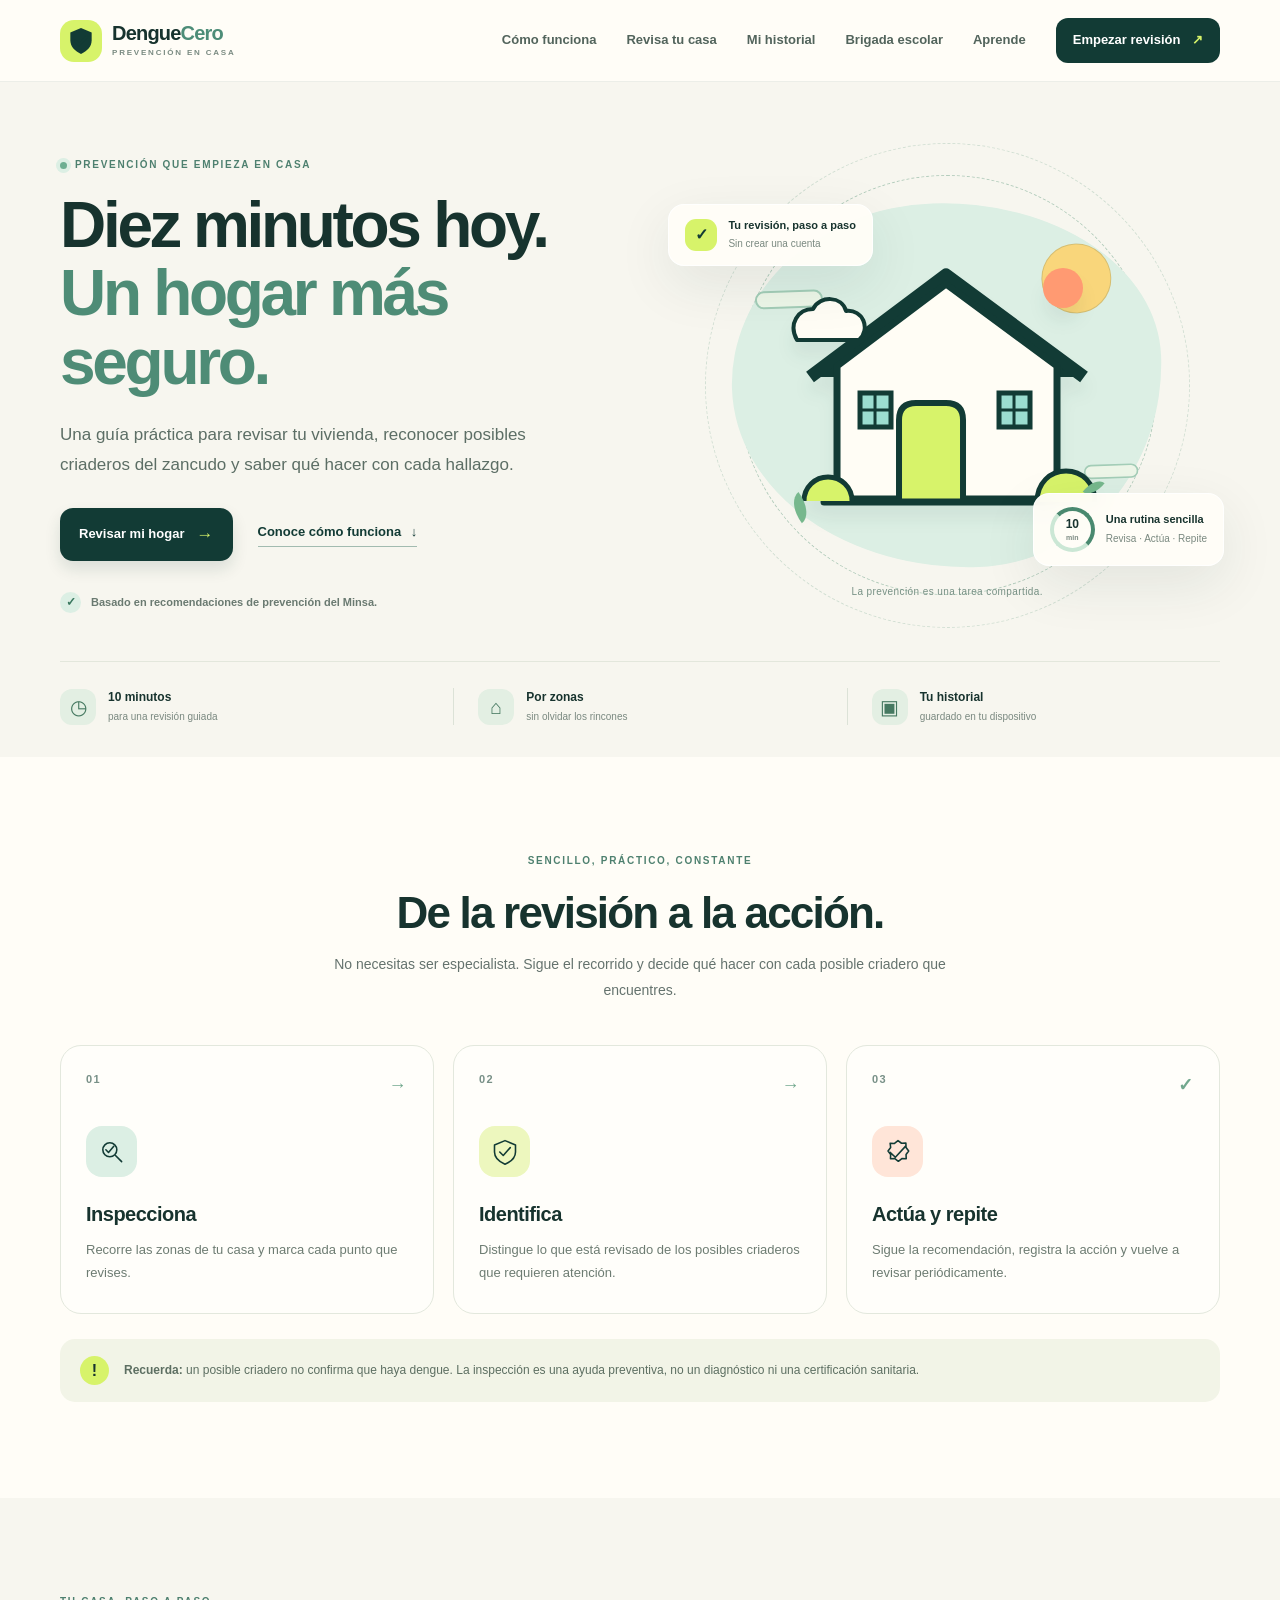
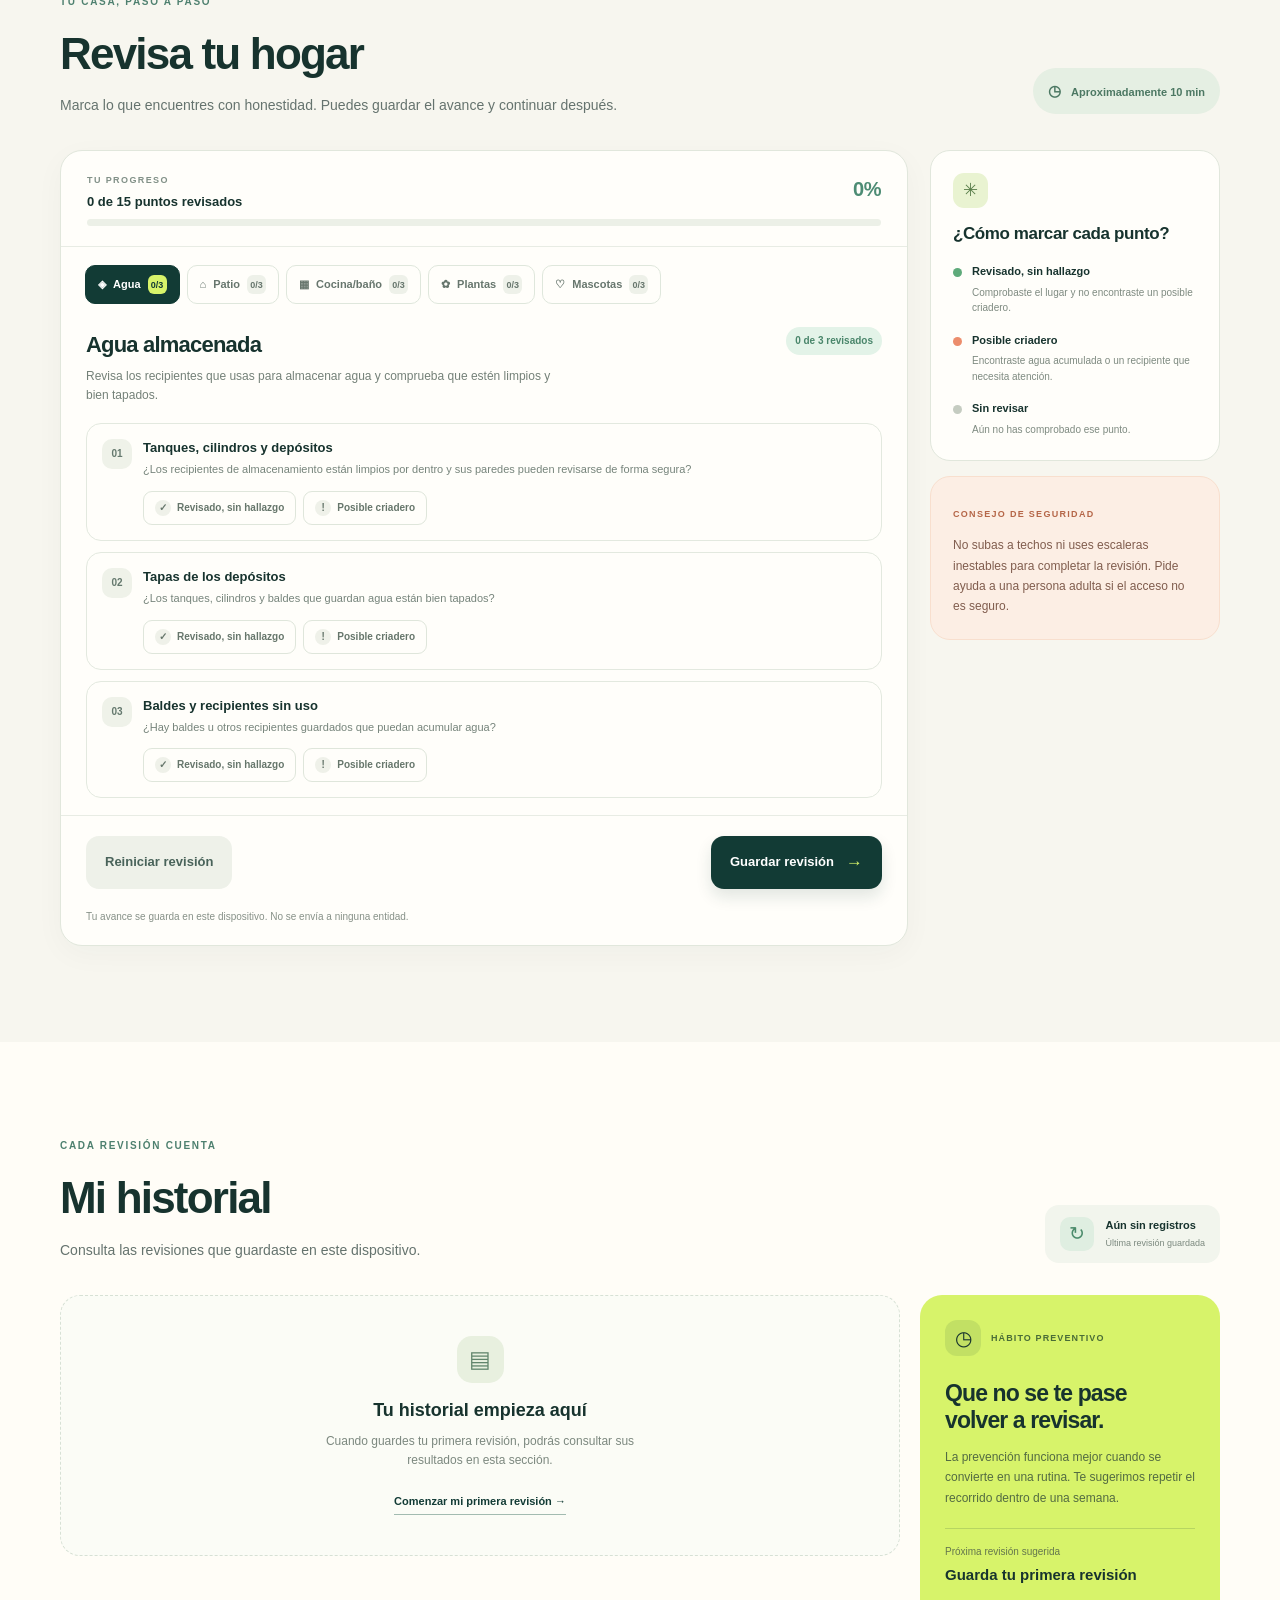
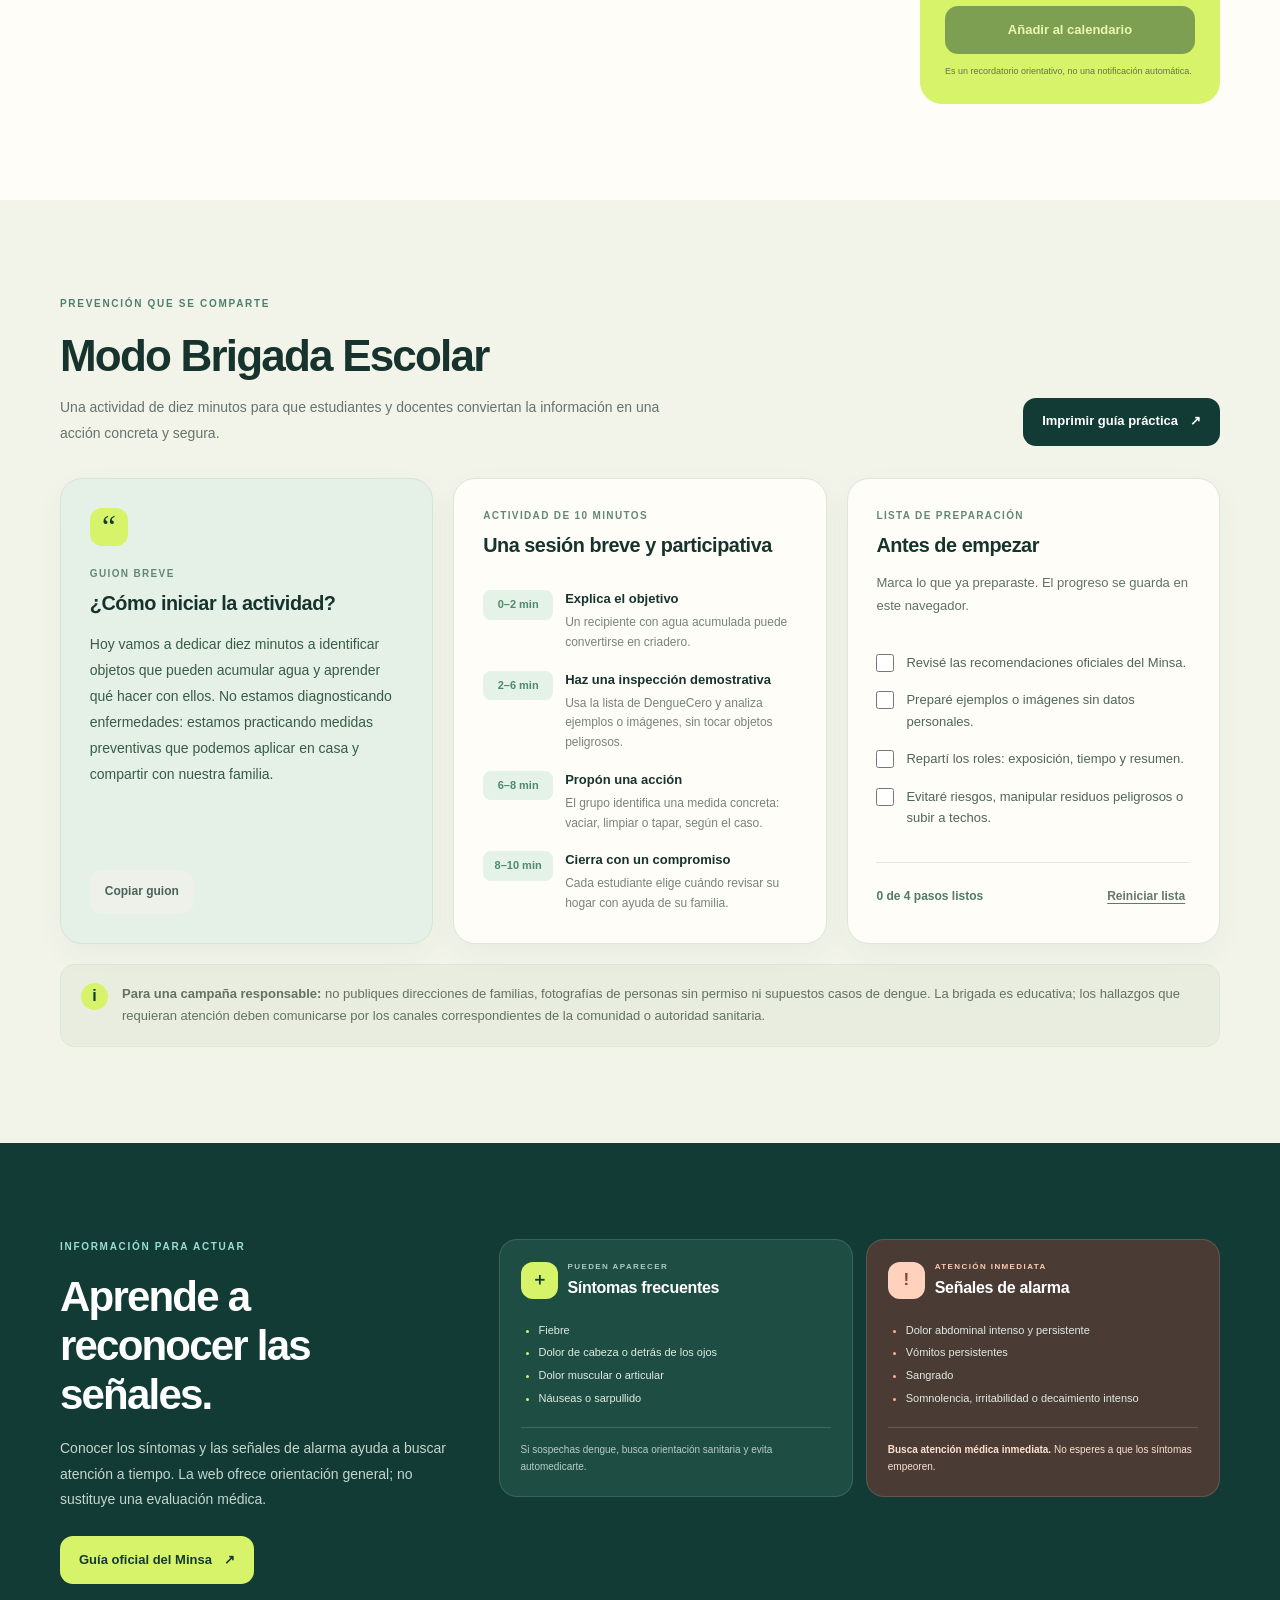
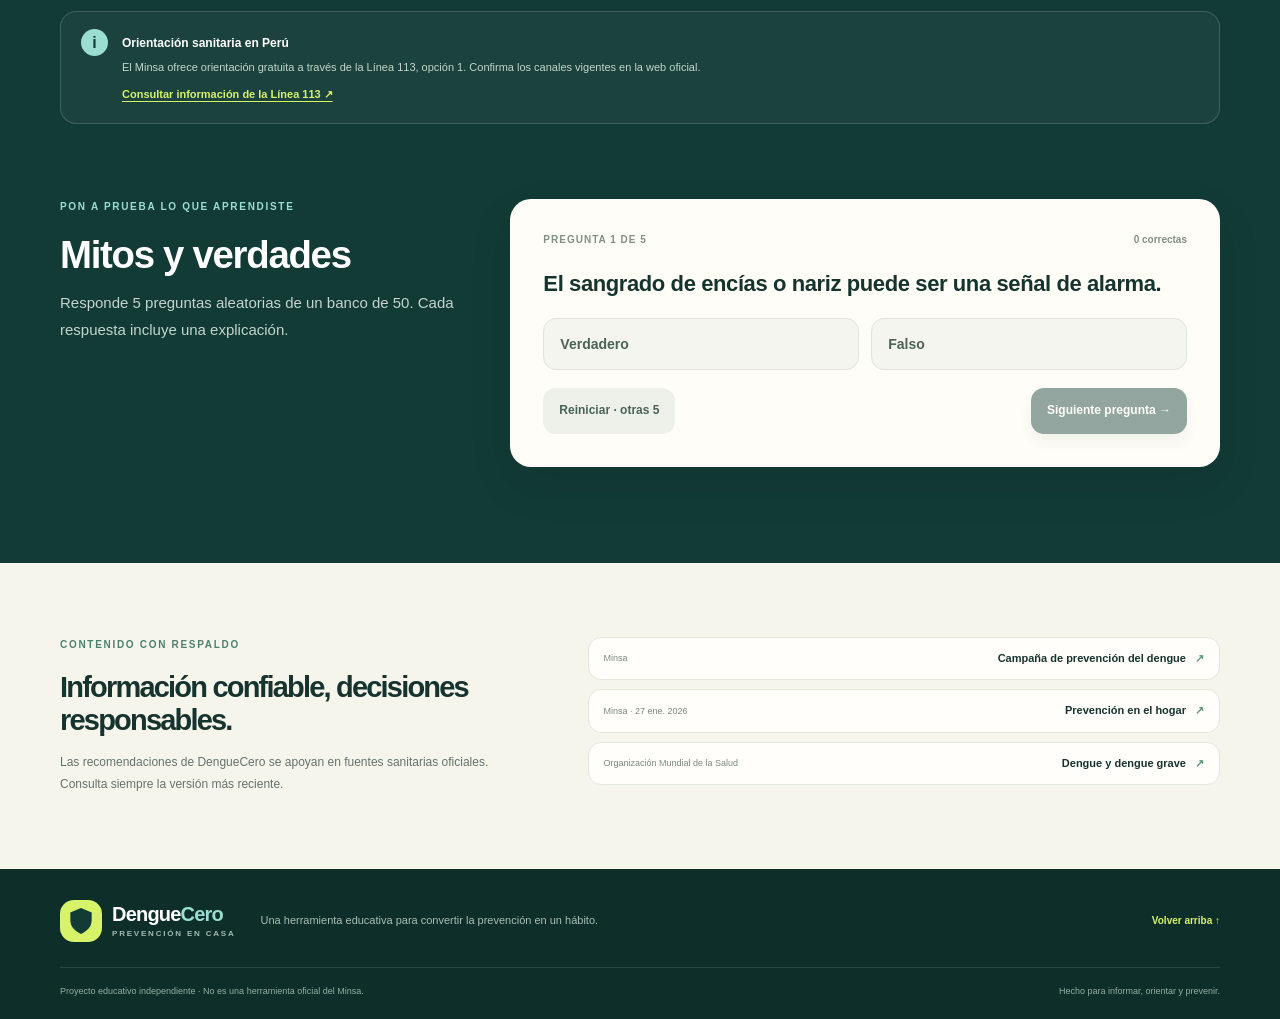
<file: DengueCero.html>
<!doctype html>
<html lang="es">
<head>
  <meta charset="utf-8">
  <meta name="viewport" content="width=device-width, initial-scale=1">
  <meta name="theme-color" content="#123b35">
  <meta name="description" content="DengueCero te guía para revisar tu hogar, identificar posibles criaderos del zancudo y registrar acciones preventivas en 10 minutos.">
  <title>DengueCero — La prevención comienza en casa</title>
  <link rel="icon" href="data:image/svg+xml,%3Csvg xmlns='http://www.w3.org/2000/svg' viewBox='0 0 100 100'%3E%3Crect width='100' height='100' rx='24' fill='%23123b35'/%3E%3Cpath d='M50 17 77 28v20c0 18-12 29-27 36C35 77 23 66 23 48V28z' fill='%23d7f36a'/%3E%3Cpath d='m36 49 9 9 20-22' fill='none' stroke='%23123b35' stroke-width='7' stroke-linecap='round' stroke-linejoin='round'/%3E%3C/svg%3E">
  <style>
:root{--forest:#123b35;--forest-2:#1a554b;--mint:#9bddd0;--lime:#d7f36a;--paper:#f7f6ef;--white:#fffdf7;--ink:#17332e;--muted:#65736e;--line:#dfe5d9;--coral:#ee8468;--peach:#ffe1d4;--green-pale:#e3f4ed;--shadow:0 18px 55px rgba(18,59,53,.09);--radius:24px;--font:'DM Sans',Arial,sans-serif;--display:'Manrope','DM Sans',Arial,sans-serif}
*{box-sizing:border-box}html{scroll-behavior:smooth;scroll-padding-top:88px}body{margin:0;background:var(--white);color:var(--ink);font-family:var(--font);font-size:16px;line-height:1.6;-webkit-font-smoothing:antialiased}body.menu-open{overflow:hidden}button,input,textarea{font:inherit}button,a{-webkit-tap-highlight-color:transparent}a{color:inherit;text-decoration:none}button{cursor:pointer}button:focus-visible,a:focus-visible,input:focus-visible{outline:3px solid #e79a48;outline-offset:3px}.container{width:min(1160px,calc(100% - 44px));margin-inline:auto}.section-pad{padding:96px 0}.skip-link{position:fixed;top:-80px;left:12px;z-index:1000;background:var(--lime);padding:10px 16px;border-radius:8px;font-weight:700}.skip-link:focus{top:12px}.site-header{height:82px;position:sticky;top:0;z-index:100;background:rgba(255,253,247,.93);backdrop-filter:blur(18px);border-bottom:1px solid rgba(18,59,53,.08)}.header-inner{height:100%;display:flex;align-items:center;justify-content:space-between}.brand{display:inline-flex;align-items:center;gap:10px;flex-shrink:0}.brand-mark{width:42px;height:42px;border-radius:14px;background:var(--lime);color:var(--forest);display:grid;place-items:center}.brand-mark svg{width:32px;height:32px}.brand-name{font-family:var(--display);font-weight:800;font-size:20px;letter-spacing:-.8px;line-height:1.05}.brand-name>span{color:#4d8d78}.brand-name small{display:block;font-family:var(--font);font-size:8px;font-weight:700;letter-spacing:1.8px;color:#7a8b82;margin-top:5px}.main-nav{display:flex;align-items:center;gap:30px;font-size:13px;font-weight:700;color:#52645c}.main-nav>a:not(.nav-cta):hover{color:var(--forest-2)}.nav-cta{background:var(--forest);color:white;padding:12px 17px;border-radius:12px}.nav-cta span{color:var(--lime);margin-left:8px}.menu-toggle{display:none;background:transparent;border:0;padding:10px}.menu-toggle span{display:block;width:22px;height:2px;background:var(--forest);margin:5px;border-radius:3px}.hero{background:var(--paper);padding-top:75px;padding-bottom:32px;overflow:hidden}.hero-grid{display:grid;grid-template-columns:1.03fr .97fr;align-items:center;gap:35px;min-height:445px}.eyebrow{font-size:10px;letter-spacing:1.7px;font-weight:800;color:#4e806f;display:flex;gap:8px;align-items:center;margin-bottom:18px}.eyebrow-dot{width:7px;height:7px;border-radius:50%;background:#6cae91;box-shadow:0 0 0 4px #dcefe4}.hero h1{font-family:var(--display);font-size:clamp(42px,5vw,68px);line-height:1.07;letter-spacing:-3.3px;margin:0;max-width:630px;font-weight:800}.hero h1 span{color:#4e8c76}.hero-lead{font-size:17px;color:#5c6e65;line-height:1.75;max-width:520px;margin:24px 0 28px}.hero-actions{display:flex;align-items:center;gap:25px;flex-wrap:wrap}.button{border:0;min-height:48px;border-radius:13px;padding:13px 19px;display:inline-flex;align-items:center;justify-content:center;gap:12px;font-weight:700;font-size:13px;transition:transform .2s,background .2s,box-shadow .2s}.button:hover:not(:disabled){transform:translateY(-2px)}.button-primary{background:var(--forest);color:white;box-shadow:0 8px 16px rgba(18,59,53,.12)}.button-primary:hover:not(:disabled){background:var(--forest-2);box-shadow:0 10px 22px rgba(18,59,53,.17)}.button-primary span{color:var(--lime);font-size:17px}.button-secondary{background:var(--mint);color:var(--forest)}.button-quiet{background:#eef1e9;color:#49635a}.button-quiet:hover:not(:disabled){background:#e1e9dd}.button-dark{background:var(--forest);color:#fff}.button:disabled{opacity:.45;cursor:not-allowed}.button-full{width:100%}.text-link{font-size:13px;font-weight:700;color:var(--forest);border-bottom:1px solid #a2bbb0;padding-bottom:4px}.text-link span{margin-left:6px}.hero-trust{display:flex;align-items:center;gap:10px;margin-top:31px;color:#6a7a71;font-size:11px;font-weight:600}.check-seal{width:21px;height:21px;border-radius:50%;background:#dcefe4;color:#39775e;display:grid;place-items:center;font-size:12px;font-weight:800}.hero-visual{position:relative;min-height:430px;display:grid;place-items:center}.house-art{position:relative;width:min(100%,430px);height:365px;display:grid;place-items:center;background:#dcefe4;border-radius:48% 52% 44% 56%/49% 44% 56% 51%;transform:rotate(-2deg)}.house-svg{position:relative;z-index:2;width:83%;max-width:350px;filter:drop-shadow(0 14px 8px rgba(18,59,53,.06));transform:rotate(2deg)}.sun-shape{position:absolute;right:47px;top:45px;width:70px;height:70px;border:1px solid rgba(18,59,53,.15);border-radius:50%;background:#f9d67b}.cloud-shape{position:absolute;height:18px;width:68px;border:2px solid #a3cdb7;border-radius:30px;background:#edf6e8}.cloud-a{left:26px;top:82px}.cloud-b{right:20px;bottom:82px;transform:scale(.8)}.visual-orbit{position:absolute;border:1px dashed #b4cdbd;border-radius:50%;width:420px;height:420px}.orbit-two{width:485px;height:485px;opacity:.55}.visual-card{position:absolute;z-index:4;display:flex;align-items:center;gap:11px;background:rgba(255,253,247,.96);border:1px solid rgba(255,255,255,.9);box-shadow:var(--shadow);border-radius:16px;padding:13px 16px;backdrop-filter:blur(10px)}.visual-card strong{display:block;font-size:11px;line-height:1.3}.visual-card small{display:block;color:#7a8980;font-size:10px;margin-top:4px}.visual-note{top:34px;left:-6px}.note-icon{display:grid;place-items:center;width:32px;height:32px;border-radius:11px;background:var(--lime);font-weight:900;color:var(--forest)}.visual-progress{bottom:34px;right:-4px}.progress-ring{width:45px;height:45px;border:4px solid #cbe7d5;border-top-color:#49896f;border-right-color:#49896f;border-radius:50%;display:grid;place-items:center}.progress-ring>span{font-size:12px;font-weight:800;line-height:1}.progress-ring small{font-size:7px;display:block;text-align:center}.visual-caption{position:absolute;bottom:0;font-size:10px;letter-spacing:.4px;color:#779185}.floating-leaf{position:absolute;z-index:3;width:16px;height:27px;background:#76b88d;border-radius:100% 0 100% 0}.leaf-one{bottom:52px;left:56px;transform:rotate(-35deg)}.leaf-two{bottom:62px;right:64px;transform:rotate(40deg) scale(.75)}.hero-metrics{border-top:1px solid #e3e7dc;margin-top:48px;padding-top:26px;display:grid;grid-template-columns:repeat(3,1fr);gap:20px}.metric{display:flex;align-items:center;gap:12px;padding-left:24px;border-left:1px solid #dce2d7}.metric:first-child{padding-left:0;border:0}.metric-icon{width:36px;height:36px;border-radius:12px;background:#e3efe3;display:grid;place-items:center;color:#467961;font-size:20px}.metric strong{display:block;font-size:12px}.metric small{display:block;font-size:10px;color:#7a8980;margin-top:2px}.how-section{background:var(--white)}.section-heading{max-width:680px;margin-bottom:42px}.section-heading.centered{text-align:center;margin-inline:auto}.section-heading.centered .eyebrow{justify-content:center}.section-heading h2,.learn-intro h2,.sources-inner h2{font-family:var(--display);font-size:clamp(31px,3.5vw,44px);letter-spacing:-1.8px;line-height:1.16;margin:0 0 14px;font-weight:800}.section-heading p,.learn-intro>p,.sources-inner p{color:var(--muted);font-size:14px;line-height:1.8;margin:0}.steps-grid{display:grid;grid-template-columns:repeat(3,1fr);gap:19px}.step-card{border:1px solid #e3e8dd;border-radius:21px;padding:25px 25px 28px;background:#fffefa;transition:transform .2s,box-shadow .2s}.step-card:hover{transform:translateY(-4px);box-shadow:var(--shadow)}.step-number{font-size:11px;letter-spacing:1.5px;font-weight:800;color:#789087;display:flex;justify-content:space-between}.step-number span{font-size:18px;color:#72a88e}.step-icon{display:grid;place-items:center;width:51px;height:51px;border-radius:16px;margin-top:27px}.step-icon svg{width:28px;height:28px;fill:none;stroke:var(--forest);stroke-width:1.8;stroke-linecap:round;stroke-linejoin:round}.icon-mint{background:#dcefe4}.icon-lime{background:#edf7be}.icon-peach{background:#ffe5d8}.step-card h3{font-family:var(--display);font-size:20px;letter-spacing:-.5px;margin:21px 0 9px}.step-card p{font-size:13px;color:#6d7c72;line-height:1.75;margin:0}.principle-banner{display:flex;align-items:center;gap:15px;padding:17px 20px;margin-top:25px;background:#f2f4e7;border-radius:15px}.principle-mark{flex-shrink:0;width:29px;height:29px;display:grid;place-items:center;border-radius:50%;background:#d7f36a;font-weight:900}.principle-banner p{margin:0;font-size:12px;line-height:1.65;color:#5d6f62}.inspection-section{background:var(--paper)}.section-heading-inline{max-width:none;display:flex;align-items:end;justify-content:space-between;gap:20px;margin-bottom:32px}.section-heading-inline p{max-width:600px}.time-pill{background:#e5efe3;color:#4c7863;padding:11px 15px;border-radius:100px;font-size:11px;font-weight:700;white-space:nowrap;margin-bottom:4px}.time-pill span{margin-right:7px;font-size:15px}.inspection-layout{display:grid;grid-template-columns:minmax(0,1fr) 290px;gap:22px;align-items:start}.inspection-main{min-width:0;background:#fffefa;border:1px solid #e1e7dc;border-radius:22px;overflow:hidden;box-shadow:0 8px 30px rgba(18,59,53,.035)}.inspection-topbar{padding:22px 26px 20px;display:grid;grid-template-columns:1fr auto;gap:7px 14px;border-bottom:1px solid #e8ece4}.inspection-topbar strong{display:block;font-size:13px}.micro-label{display:block;font-size:9px;letter-spacing:1.4px;font-weight:800;color:#819087;margin-bottom:4px}.progress-percent{font-family:var(--display);font-size:20px!important;letter-spacing:-.5px;color:#4d8c74}.progress-track{grid-column:1/-1;height:7px;background:#ecf0e7;border-radius:20px;overflow:hidden}.progress-track span{display:block;height:100%;width:0;background:var(--forest-2);border-radius:20px;transition:width .3s ease}.zone-tabs{display:flex;gap:7px;padding:18px 24px 0;overflow:auto;scrollbar-width:thin}.zone-tab{border:1px solid #dfe7dc;background:transparent;color:#67766d;border-radius:10px;padding:9px 12px;font-size:11px;font-weight:700;white-space:nowrap;display:flex;align-items:center;gap:7px}.zone-tab .tab-count{display:grid;place-items:center;width:19px;height:19px;background:#eef1e9;border-radius:6px;font-size:9px}.zone-tab[aria-selected="true"]{background:var(--forest);border-color:var(--forest);color:white}.zone-tab[aria-selected="true"] .tab-count{background:var(--lime);color:var(--forest)}.zone-panel{padding:23px 25px 10px;min-height:300px}.zone-panel-head{display:flex;justify-content:space-between;align-items:start;gap:12px;margin-bottom:18px}.zone-panel-head h3{font-family:var(--display);font-size:22px;letter-spacing:-.8px;margin:0 0 4px}.zone-panel-head p{font-size:12px;color:#748178;margin:0;max-width:490px}.zone-complete{font-size:10px;font-weight:700;color:#4a866b;background:#e3f3e8;padding:6px 9px;border-radius:100px;white-space:nowrap}.checklist-items{display:grid;gap:11px}.check-item{border:1px solid #e3e9df;border-radius:15px;padding:15px;display:grid;grid-template-columns:1fr;gap:12px;transition:border .2s,background .2s}.check-item.is-clear{border-color:#c6e2ce;background:#f7fcf7}.check-item.is-risk{border-color:#f2c1ac;background:#fff8f4}.item-heading{display:flex;align-items:flex-start;gap:11px}.item-number{width:30px;height:30px;border-radius:10px;flex-shrink:0;background:#eff2e9;display:grid;place-items:center;color:#65796e;font-size:10px;font-weight:800}.is-clear .item-number{background:#d9eee0;color:#377957}.is-risk .item-number{background:#ffe2d4;color:#ab593c}.item-title{font-size:13px;font-weight:800;display:block;line-height:1.4}.item-description{color:#76847b;font-size:11px;display:block;line-height:1.6;margin-top:4px}.item-status{display:flex;gap:7px;flex-wrap:wrap;padding-left:41px}.status-button{border:1px solid #dfe6db;background:#fffefa;border-radius:9px;padding:8px 11px;font-size:10px;font-weight:700;color:#66766b;display:flex;align-items:center;gap:6px}.status-button .status-symbol{width:16px;height:16px;display:grid;place-items:center;border-radius:50%;background:#eff1e9;font-size:10px}.status-button.selected-clear{background:#e0f2e5;color:#236746;border-color:#b5ddc2}.status-button.selected-risk{background:#fff0e8;color:#a14f35;border-color:#efbaa3}.status-button.selected-clear .status-symbol{background:#bde3c8}.status-button.selected-risk .status-symbol{background:#ffd4c1}.action-recommendation{margin-left:41px;border-left:3px solid #ed9b78;background:#fff1e9;padding:12px 13px;border-radius:0 10px 10px 0}.action-recommendation strong{display:block;font-size:11px;color:#a25339;margin-bottom:4px}.action-recommendation p{font-size:11px;line-height:1.65;color:#805b4d;margin:0 0 9px}.action-done{display:flex;align-items:flex-start;gap:8px;font-size:11px;font-weight:700;color:#725143;cursor:pointer}.action-done input{accent-color:#498b70;margin-top:4px}.action-done.done{color:#2f7754}.inspection-controls{border-top:1px solid #e8ece4;margin-top:7px;padding:20px 25px;display:flex;justify-content:space-between;gap:12px;flex-wrap:wrap}.small-note{font-size:10px;color:#879188;line-height:1.6;margin:0;padding:0 25px 20px}.inspection-aside{display:grid;gap:15px}.aside-card{background:#fffefa;border:1px solid #e1e7dc;border-radius:20px;padding:22px}.aside-icon{height:35px;width:35px;display:grid;place-items:center;border-radius:11px;background:#e9f3d1;color:#587d49;font-size:18px}.aside-card h3{font-family:var(--display);font-size:17px;letter-spacing:-.4px;line-height:1.3;margin:15px 0 18px}.legend-row{display:flex;align-items:flex-start;gap:10px;margin-top:16px}.legend-dot{width:9px;height:9px;border-radius:50%;margin-top:5px;flex-shrink:0}.dot-green{background:#5eaa7a}.dot-coral{background:#ec8d6c}.dot-gray{background:#c5ccc1}.legend-row strong{font-size:11px;display:block}.legend-row p{font-size:10px;color:#7e8a80;line-height:1.55;margin:4px 0 0}.aside-tip{background:#fceee4;border-color:#f8dfce}.tip-label{font-size:9px;font-weight:800;letter-spacing:1.3px;color:#b56648}.aside-tip p{font-size:12px;color:#805d4e;line-height:1.7;margin:11px 0 0}.result-panel{background:#fffefa;border:1px solid #cee2d0;border-radius:22px;margin-top:24px;padding:27px;box-shadow:var(--shadow)}.result-panel[hidden]{display:none}.result-heading{display:flex;align-items:start;justify-content:space-between;gap:20px}.result-heading .eyebrow{margin-bottom:7px}.result-heading h3{font-family:var(--display);font-size:24px;letter-spacing:-.8px;margin:0}.result-heading p{font-size:11px;color:#7b887e;margin:6px 0 0}.result-icon{width:43px;height:43px;background:var(--lime);border-radius:14px;display:grid;place-items:center;font-weight:900;font-size:20px}.result-stats{display:grid;grid-template-columns:repeat(4,1fr);gap:11px;margin:23px 0}.result-stat{background:#f2f5ed;border:1px solid #e9eee5;border-radius:14px;padding:15px}.result-stat strong{display:block;font-family:var(--display);font-size:25px;letter-spacing:-1px}.result-stat span{font-size:10px;color:#748177;display:block;line-height:1.5;margin-top:4px}.result-message{background:#eff6df;border-left:3px solid #95b950;border-radius:0 12px 12px 0;padding:15px 17px;font-size:12px;line-height:1.7;color:#4e6945}.result-message.warning{background:#fff0e8;border-color:#ec936e;color:#8b5037}.result-actions{display:flex;flex-wrap:wrap;gap:10px;margin-top:19px}.history-section{background:var(--white)}.history-stamp{display:flex;align-items:center;gap:11px;background:#f2f5ed;border-radius:14px;padding:12px 15px}.stamp-icon{width:34px;height:34px;border-radius:10px;background:#dfeee1;color:#4b8b6b;display:grid;place-items:center;font-size:19px}.history-stamp strong{display:block;font-size:11px}.history-stamp small{display:block;color:#7c897f;font-size:9px;margin-top:2px}.history-layout{display:grid;grid-template-columns:minmax(0,1fr) 300px;gap:20px;align-items:stretch}.history-list-wrap{min-width:0}.history-list{display:grid;gap:11px}.history-entry{border:1px solid #e3e9e0;border-radius:16px;padding:18px 20px;display:grid;grid-template-columns:1fr auto;gap:12px;align-items:center}.history-entry-head{display:flex;align-items:center;gap:10px}.history-entry-icon{display:grid;place-items:center;width:38px;height:38px;background:#e4f2e6;color:#3e805f;border-radius:12px;font-size:17px}.history-entry h3{font-size:13px;margin:0}.history-entry time{font-size:10px;color:#8a958d;display:block;margin-top:3px}.history-entry-stats{display:flex;flex-wrap:wrap;gap:7px;margin-top:10px}.mini-stat{background:#f0f3ec;color:#627469;border-radius:7px;padding:4px 8px;font-size:9px;font-weight:700}.mini-stat.risk{background:#fff0e8;color:#a65c3e}.entry-actions{display:flex;gap:8px;align-items:center}.entry-actions button{border:1px solid #e0e7dd;background:transparent;border-radius:9px;padding:8px 10px;color:#65776b;font-size:10px;font-weight:700}.entry-actions button:hover{background:#f3f6ef}.history-empty{border:1px dashed #d7e1d5;background:#fbfcf6;border-radius:20px;text-align:center;padding:40px 24px}.history-empty[hidden]{display:none}.empty-icon{width:47px;height:47px;display:grid;place-items:center;margin:0 auto 13px;background:#e8f0df;border-radius:15px;font-size:23px;color:#60846b}.history-empty h3{font-family:var(--display);font-size:18px;margin:0 0 7px}.history-empty p{font-size:12px;color:#7c887f;max-width:350px;margin:0 auto 17px}.history-empty .text-link{font-size:11px;display:inline-block}.reminder-card{background:#d7f36a;border-radius:22px;padding:25px;display:flex;flex-direction:column;align-items:flex-start}.reminder-top{display:flex;align-items:center;gap:10px}.reminder-icon{display:grid;place-items:center;width:36px;height:36px;border-radius:12px;background:rgba(18,59,53,.1);font-size:20px}.reminder-tag{font-size:9px;font-weight:800;letter-spacing:1.1px;color:#496c37}.reminder-card h3{font-family:var(--display);font-size:23px;line-height:1.2;letter-spacing:-.9px;margin:24px 0 12px;max-width:230px}.reminder-card>p{font-size:12px;color:#536b42;line-height:1.7;margin:0 0 20px}.reminder-date{width:100%;border-top:1px solid rgba(18,59,53,.16);padding:15px 0 19px;margin-top:auto}.reminder-date span{display:block;color:#64764d;font-size:10px}.reminder-date strong{display:block;font-family:var(--display);font-size:15px;margin-top:3px}.reminder-card .button{margin-top:0}.tiny-note{font-size:9px!important;color:#64764d!important;margin:10px 0 0!important}.learn-section{background:var(--forest);color:white}.learn-section .eyebrow{color:var(--mint)}.learn-grid{display:grid;grid-template-columns:.7fr 1.3fr;gap:50px;align-items:start}.learn-intro h2{font-size:clamp(31px,3.5vw,42px);max-width:360px}.learn-intro>p{color:#c4d6ce;margin:17px 0 24px}.learn-intro .button-secondary{background:var(--lime)}.health-info{display:grid;grid-template-columns:1fr 1fr;gap:13px}.health-card{border-radius:18px;padding:21px;background:#1d4d43;border:1px solid rgba(255,255,255,.13)}.alarm-card{background:#4a3c35}.health-card-head{display:flex;gap:10px;align-items:center}.health-icon{width:37px;height:37px;display:grid;place-items:center;border-radius:12px;font-size:17px;font-weight:900;flex-shrink:0}.symptom-icon{background:#d7f36a;color:var(--forest)}.alarm-icon{background:#ffd2bd;color:#923f2d}.health-card .micro-label{color:#adcbc0;font-size:8px}.alarm-card .micro-label{color:#ffcab1}.health-card h3{margin:0;font-family:var(--display);font-size:16px;line-height:1.3;letter-spacing:-.3px}.health-card ul{padding-left:18px;margin:20px 0 17px}.health-card li{font-size:11px;line-height:1.7;color:#dfebe3;padding:2px 0}.health-card li::marker{color:var(--lime)}.alarm-card li::marker{color:#ffb394}.health-card>p{border-top:1px solid rgba(255,255,255,.15);padding-top:13px;margin:0;font-size:10px;line-height:1.7;color:#b8cec4}.alarm-card>p{color:#ffe0d2}.info-callout{display:flex;align-items:flex-start;gap:14px;border:1px solid rgba(255,255,255,.16);border-radius:16px;padding:17px 20px;margin-top:27px;background:rgba(255,255,255,.04)}.callout-symbol{width:27px;height:27px;display:grid;place-items:center;border-radius:50%;background:var(--mint);color:var(--forest);font-weight:900;flex-shrink:0}.info-callout strong{font-size:12px}.info-callout p{font-size:11px;color:#c3d5cd;margin:4px 0 4px}.info-callout a{font-size:11px;color:var(--lime);font-weight:700;text-decoration:underline;text-underline-offset:3px}.quiz-wrap{margin-top:75px;display:grid;grid-template-columns:.7fr 1.3fr;gap:50px;align-items:start}.quiz-heading h2{font-family:var(--display);font-size:35px;letter-spacing:-1.3px;line-height:1.15;margin:0 0 12px}.quiz-heading p{font-size:13px;color:#c3d5cd;line-height:1.7;margin:0}.quiz-card{background:#fffdf7;color:var(--ink);border-radius:21px;padding:25px 27px}.quiz-progress{display:flex;justify-content:space-between;gap:10px;font-size:9px;letter-spacing:1.1px;font-weight:800;color:#809087}.quiz-progress span:last-child{letter-spacing:0;text-transform:none}.quiz-card h3{font-family:var(--display);font-size:18px;line-height:1.45;letter-spacing:-.4px;margin:21px 0}.quiz-options{display:grid;grid-template-columns:1fr 1fr;gap:9px}.quiz-options button{background:#f3f5ee;border:1px solid #dfe6da;border-radius:12px;padding:12px;font-size:12px;font-weight:700;text-align:left;color:#4d6255}.quiz-options button:hover:not(:disabled){border-color:#77b08f;background:#edf7ec}.quiz-options button.chosen-correct{background:#e2f4e5;border-color:#80be91;color:#286d45}.quiz-options button.chosen-wrong{background:#ffebe2;border-color:#eaa488;color:#924a32}.quiz-options button:disabled{cursor:default;opacity:1}.quiz-feedback{padding:12px 14px;border-radius:11px;background:#e9f4e8;color:#3c704e;font-size:11px;line-height:1.65;margin-top:12px}.quiz-feedback.wrong{background:#fff0e7;color:#99563a}.quiz-controls{display:flex;justify-content:space-between;align-items:center;gap:10px;margin-top:18px}.quiz-controls .button{min-height:41px;padding:10px 14px;font-size:11px}.sources-section{background:#f5f5ec;padding:74px 0}.sources-inner{display:grid;grid-template-columns:.85fr 1.15fr;align-items:start;gap:60px}.sources-inner h2{font-size:29px}.sources-inner p{font-size:12px}.source-links{display:grid;gap:9px}.source-links a{background:#fffefa;border:1px solid #e3e8dc;border-radius:13px;padding:12px 15px;display:flex;align-items:center;justify-content:space-between;gap:14px;transition:border .2s}.source-links a:hover{border-color:#8cb79b}.source-links a span{font-size:9px;color:#7a897e;flex:0 0 auto}.source-links a strong{font-size:11px;text-align:right}.source-links i{font-style:normal;color:#5e9776;margin-left:6px}.site-footer{background:#0d2e29;color:#eaf2e9;padding:31px 0 20px}.footer-main{display:flex;align-items:center;gap:25px;padding-bottom:25px}.brand-footer .brand-mark{background:var(--lime)}.brand-footer .brand-name{color:white}.brand-footer .brand-name>span{color:var(--mint)}.brand-footer .brand-name small{color:#a3bbb0}.footer-main>p{font-size:11px;color:#a9c0b4;margin:0 auto 0 0}.footer-back{font-size:10px;font-weight:700;color:var(--lime)}.footer-bottom{display:flex;justify-content:space-between;gap:16px;border-top:1px solid rgba(255,255,255,.12);padding-top:16px;color:#95b0a3;font-size:9px}.toast{position:fixed;bottom:22px;left:50%;transform:translate(-50%,20px);opacity:0;pointer-events:none;z-index:500;background:var(--forest);color:white;padding:12px 18px;border-radius:12px;box-shadow:var(--shadow);font-size:12px;font-weight:600;max-width:min(90vw,470px);transition:opacity .25s,transform .25s}.toast.show{opacity:1;transform:translate(-50%,0)}.print-only{display:none}
@media(max-width:1000px){.main-nav{gap:17px}.hero-grid{gap:15px}.hero-visual{transform:scale(.93)}.hero h1{font-size:57px}.inspection-layout{grid-template-columns:minmax(0,1fr) 250px}.inspection-aside .aside-card{padding:18px}.history-layout{grid-template-columns:minmax(0,1fr) 270px}.learn-grid,.quiz-wrap{gap:28px}.health-info{gap:9px}.health-card{padding:17px}.sources-inner{gap:35px}}
@media(max-width:800px){.section-pad{padding:72px 0}.container{width:min(100% - 34px,650px)}.site-header{height:72px}.menu-toggle{display:block;z-index:2}.main-nav{display:none;position:fixed;top:72px;left:0;right:0;background:var(--white);padding:20px 24px 26px;box-shadow:0 20px 30px rgba(18,59,53,.1);flex-direction:column;align-items:stretch;gap:0;border-bottom:1px solid var(--line)}.main-nav.is-open{display:flex}.main-nav>a:not(.nav-cta){padding:14px 4px;border-bottom:1px solid #edf0e8}.nav-cta{margin-top:15px;text-align:center}.hero{padding-top:55px}.hero-grid{grid-template-columns:1fr;gap:5px}.hero-copy{text-align:center}.hero-copy .eyebrow,.hero-actions,.hero-trust{justify-content:center}.hero h1{font-size:clamp(43px,9vw,64px);letter-spacing:-2.5px;margin-inline:auto}.hero-lead{font-size:15px;max-width:540px;margin:20px auto 25px}.hero-trust{margin-top:22px}.hero-visual{min-height:385px;transform:scale(.9);margin-top:-4px}.house-art{height:320px;max-width:385px}.visual-orbit{width:360px;height:360px}.orbit-two{width:415px;height:415px}.visual-note{left:0;top:16px}.visual-progress{right:0;bottom:18px}.hero-caption{display:none}.hero-metrics{margin-top:6px;padding-top:20px;gap:10px}.metric{padding-left:12px}.metric-icon{width:31px;height:31px}.metric strong{font-size:11px}.metric small{font-size:9px}.steps-grid{gap:12px}.step-card{padding:20px 18px}.step-icon{margin-top:20px}.step-card h3{font-size:18px}.step-card p{font-size:12px}.section-heading-inline{align-items:flex-start;flex-direction:column;margin-bottom:26px;gap:15px}.time-pill{margin-bottom:0}.inspection-layout{grid-template-columns:1fr}.inspection-aside{grid-template-columns:1fr 1fr}.aside-card{padding:17px}.aside-card h3{font-size:16px}.legend-row{margin-top:12px}.inspection-aside .aside-tip{display:flex;flex-direction:column;justify-content:center}.zone-panel{padding:20px 18px 10px}.inspection-topbar{padding-inline:19px}.zone-tabs{padding-inline:18px}.inspection-controls{padding-inline:18px}.small-note{padding-inline:18px}.history-layout{grid-template-columns:1fr}.reminder-card{min-height:300px}.learn-grid,.quiz-wrap{grid-template-columns:1fr;gap:30px}.learn-intro h2{max-width:600px}.learn-intro>p{max-width:600px}.health-info{gap:13px}.quiz-wrap{margin-top:58px}.quiz-heading h2{font-size:31px}.sources-inner{grid-template-columns:1fr;gap:25px}.sources-section{padding:62px 0}}
@media(max-width:560px){.section-pad{padding:60px 0}.container{width:calc(100% - 30px)}.brand-mark{width:38px;height:38px}.brand-name{font-size:18px}.hero{padding-top:48px}.hero h1{font-size:43px;line-height:1.09;letter-spacing:-2.1px}.hero-lead{font-size:14px;line-height:1.7}.hero-actions{gap:15px;flex-direction:column}.hero-actions .button{width:100%;max-width:300px}.hero-trust{font-size:10px;max-width:340px;margin-inline:auto}.hero-visual{min-height:330px;margin:7px -18px -2px;transform:scale(.83)}.house-art{height:310px;max-width:360px}.visual-note{left:-2px;top:7px}.visual-progress{right:-2px;bottom:8px}.hero-metrics{grid-template-columns:1fr;gap:11px;margin-top:8px;padding-top:17px}.metric{border:0;padding:0;max-width:280px;margin-inline:auto;width:100%}.metric-icon{width:33px;height:33px}.metric strong{font-size:11px}.metric small{font-size:10px}.section-heading h2,.learn-intro h2,.sources-inner h2{font-size:32px;letter-spacing:-1.2px}.section-heading p{font-size:13px}.section-heading{margin-bottom:30px}.steps-grid{grid-template-columns:1fr}.step-card{padding:21px}.step-icon{margin-top:16px}.step-card h3{margin-top:15px}.principle-banner{align-items:flex-start;padding:15px}.principle-banner p{font-size:11px}.inspection-topbar{padding:18px 15px}.zone-tabs{padding:15px 13px 0}.zone-panel{padding:19px 13px 9px}.zone-panel-head h3{font-size:19px}.zone-panel-head p{font-size:11px}.zone-panel-head{gap:6px}.zone-complete{font-size:9px;padding:5px 7px}.check-item{padding:12px 10px}.item-title{font-size:12px}.item-description{font-size:10px}.item-status{padding-left:0;gap:6px}.status-button{font-size:9px;padding:8px}.status-button .status-symbol{width:14px;height:14px}.action-recommendation{margin-left:0}.inspection-controls{padding:16px 13px}.inspection-controls .button{flex:1;padding:11px 12px;font-size:11px}.small-note{padding-inline:13px}.inspection-aside{grid-template-columns:1fr}.aside-card{padding:19px}.result-panel{padding:18px}.result-heading h3{font-size:21px}.result-stats{grid-template-columns:1fr 1fr;gap:8px}.result-stat{padding:12px}.result-stat strong{font-size:23px}.result-actions{display:grid;grid-template-columns:1fr}.result-actions .button{width:100%}.history-stamp{width:100%}.history-entry{grid-template-columns:1fr;padding:15px}.entry-actions{justify-content:flex-end}.entry-actions button{flex:1}.history-empty{padding:32px 17px}.health-info{grid-template-columns:1fr}.health-card{padding:20px}.health-card h3{font-size:16px}.quiz-card{padding:20px 16px}.quiz-card h3{font-size:16px}.quiz-options{grid-template-columns:1fr}.quiz-controls .button{font-size:10px;padding:9px}.source-links a{align-items:flex-start;flex-direction:column;gap:5px}.source-links a strong{text-align:left}.footer-main{align-items:flex-start;flex-wrap:wrap;gap:13px}.footer-main>p{flex:1 1 100%;order:3}.footer-back{margin-left:auto;margin-top:8px}.footer-bottom{flex-direction:column;gap:7px;line-height:1.6}.info-callout{padding:15px;gap:10px}.section-heading-inline{gap:14px}}
@media(prefers-reduced-motion:reduce){*,*::before,*::after{scroll-behavior:auto!important;transition:none!important;animation:none!important}}
@media print{body{background:#fff;color:#111;font:12px Arial,sans-serif}.site-header,main,footer,.toast{display:none!important}.print-only{display:block!important;padding:18px;max-width:760px;margin:0 auto}.print-only h1{font-size:24px}.print-only h2{font-size:17px;margin:20px 0 7px}.print-only p,.print-only li{font-size:12px;line-height:1.55}.print-only .print-summary{display:grid;grid-template-columns:repeat(4,1fr);gap:8px;margin:18px 0}.print-only .print-metric{border:1px solid #bbb;padding:10px}.print-only .print-metric strong{font-size:18px;display:block}.print-only .print-zone{padding:8px 0;border-top:1px solid #bbb}.print-only .print-ok{color:#236746}.print-only .print-risk{color:#8b452e}.print-only .print-pending{color:#666}.print-only a{color:#111;text-decoration:none}}


/* Mejoras incorporadas: siguientes acciones personalizadas, Modo Brigada y repaso del reto. */
.result-priority-panel{margin-top:16px;border:1px solid #dfe8d8;background:#fbfcf5;border-radius:16px;padding:18px 20px}
.result-priority-panel[hidden],.quiz-review[hidden]{display:none!important}
.priority-heading .brigade-kicker{display:block}
.priority-heading h4{font-family:var(--display);font-size:17px;line-height:1.35;margin:4px 0 5px;letter-spacing:-.3px}
.priority-heading p{font-size:11px;line-height:1.65;color:#748177;margin:0}
.priority-list{list-style:none;margin:14px 0 0;padding:0;display:grid;gap:12px}
.priority-list li{display:grid;grid-template-columns:29px minmax(0,1fr);gap:10px;align-items:start}
.priority-number{width:28px;height:28px;border-radius:9px;display:grid;place-items:center;background:var(--lime);color:var(--forest);font-weight:800;font-size:12px}
.priority-list strong{display:block;font-size:12px}
.priority-list p{font-size:11px;color:#586a5f;line-height:1.65;margin:3px 0}
.priority-list small{font-size:10px;color:#8a6b50;line-height:1.5;display:block}
.brigade-section{background:#f4f5ec}
.brigade-section-heading{align-items:center}
.brigade-grid{display:grid;grid-template-columns:.92fr 1.08fr 1fr;gap:15px;align-items:stretch}
.brigade-card{background:var(--white);border:1px solid #e0e7dc;border-radius:20px;padding:23px;min-width:0}
.brigade-script-card{background:#e3f1e7;border-color:#d5e6d8;position:relative}
.brigade-card-icon{width:38px;height:38px;border-radius:12px;background:var(--lime);color:var(--forest);font-family:Georgia,serif;font-size:31px;line-height:1;display:grid;place-items:center;margin-bottom:17px}
.brigade-kicker{font-size:9px;letter-spacing:1.25px;font-weight:800;color:#648775}
.brigade-card h3{font-family:var(--display);font-size:19px;line-height:1.3;letter-spacing:-.5px;margin:8px 0 12px}
.brigade-card>p{font-size:11px;line-height:1.7;color:#718077;margin:0 0 13px}
.brigade-script{font-size:12px!important;color:#3e5d4b!important;line-height:1.8!important;margin:12px 0 19px!important}
.brigade-card .button{min-height:40px;font-size:11px;padding:10px 13px}
.brigade-agenda{list-style:none;margin:15px 0 0;padding:0;display:grid;gap:16px}
.brigade-agenda li{display:grid;grid-template-columns:60px minmax(0,1fr);gap:10px;align-items:start}
.agenda-time{font-size:10px;font-weight:800;color:#4d8a6d;background:#e5f2e7;border-radius:8px;padding:6px 7px;text-align:center}
.brigade-agenda strong{font-size:11px;display:block}
.brigade-agenda p{font-size:10px;color:#76847a;line-height:1.6;margin:3px 0 0}
.brigade-checklist{display:grid;gap:13px;margin:17px 0}
.brigade-checklist label{display:grid;grid-template-columns:17px minmax(0,1fr);gap:9px;align-items:start;font-size:11px;line-height:1.55;color:#4e6559;cursor:pointer}
.brigade-checklist input{width:16px;height:16px;margin:1px 0 0;accent-color:#36785d}
.brigade-check-footer{border-top:1px solid #e4e9df;padding-top:12px;display:flex;align-items:center;justify-content:space-between;gap:12px}
.brigade-check-footer span{font-size:10px;font-weight:800;color:#4f7d65}
.text-button{border:0;background:transparent;color:#65796a;text-decoration:underline;text-underline-offset:3px;font-size:10px;font-weight:700;padding:5px}
.brigade-note{display:flex;gap:12px;align-items:flex-start;margin-top:17px;padding:16px 18px;border-radius:14px;background:#e9eddf;color:#647261}
.brigade-note>span{width:23px;height:23px;display:grid;place-items:center;background:var(--lime);color:var(--forest);font-weight:900;border-radius:50%;flex-shrink:0}
.brigade-note p{font-size:11px;line-height:1.7;margin:0}
.quiz-review{background:#f5f5ed;border:1px solid #e2e8dc;border-radius:13px;margin-top:14px;padding:15px}
.quiz-review h4{font-family:var(--display);font-size:14px;line-height:1.4;margin:0 0 4px}
.quiz-review-intro{font-size:10px;line-height:1.6;color:#728075;margin:0 0 11px}
.quiz-review-list{display:grid;gap:10px}
.quiz-review-item{display:grid;grid-template-columns:24px minmax(0,1fr);gap:9px;border-top:1px solid #e2e8dc;padding-top:10px}
.quiz-review-number{width:23px;height:23px;border-radius:7px;background:#ffe1d4;color:#90533a;display:grid;place-items:center;font-size:10px;font-weight:800}
.quiz-review-item strong{font-size:11px;line-height:1.55;display:block}
.quiz-review-item p{font-size:10px;line-height:1.6;color:#657469;margin:5px 0}
.quiz-review-item small{font-size:10px;line-height:1.65;color:#4b765b;display:block}
.review-label{font-weight:800;color:#4b6457}
@media(max-width:1000px){.brigade-grid{grid-template-columns:1fr 1fr}.brigade-check-card{grid-column:1/-1}.main-nav{gap:12px;font-size:12px}}
@media(max-width:800px){.brigade-section-heading{align-items:flex-start}.brigade-grid{grid-template-columns:1fr 1fr}.brigade-check-card{grid-column:auto}}
@media(max-width:560px){.result-priority-panel{padding:15px 13px}.priority-list p{font-size:10px}.brigade-grid{grid-template-columns:1fr}.brigade-check-card{grid-column:auto}.brigade-card{padding:19px}.brigade-section-heading .button{width:100%}.brigade-check-footer{align-items:flex-start}.quiz-review{padding:12px}.quiz-review-item strong{font-size:10px}}


/* ============================================================
   RESPONSIVE POLISH — DengueCero
   Overrides visuales para escritorio, tablet y móvil.
   ============================================================ */
:root {
  --content-gutter: clamp(16px, 4vw, 34px);
  --panel-border: #dfe7dc;
}

html { scroll-padding-top: 96px; }
body { min-width: 320px; overflow-x: clip; }
.container { width: min(1160px, calc(100% - 2 * var(--content-gutter))); }
main, section, article, aside, nav, header, footer { min-width: 0; }
button, a { touch-action: manipulation; }
button { max-width: 100%; }

/* Results and personalized next steps */
.result-panel { padding: clamp(20px, 2.5vw, 32px); }
.result-priority-panel {
  margin-top: 22px;
  padding: clamp(18px, 2.3vw, 28px);
  background: #f6f8ef;
  border: 1px solid #dbe6d5;
  border-radius: 20px;
  box-shadow: inset 4px 0 0 #d7f36a;
}
.priority-heading .brigade-kicker { font-size: 10px; letter-spacing: 1.4px; }
.priority-heading h4 { font-size: clamp(18px, 1.8vw, 22px); margin: 7px 0 8px; }
.priority-heading p { max-width: 760px; color: #596a5f; font-size: 13px; line-height: 1.75; }
.priority-list {
  grid-template-columns: repeat(3, minmax(0, 1fr));
  gap: 12px;
  margin-top: 20px;
}
.priority-list li {
  grid-template-columns: 32px minmax(0, 1fr);
  gap: 11px;
  min-width: 0;
  padding: 16px;
  background: #fffefa;
  border: 1px solid #e3e9dc;
  border-radius: 14px;
}
.priority-number { width: 30px; height: 30px; border-radius: 10px; font-size: 13px; }
.priority-list strong { font-size: 14px; line-height: 1.45; }
.priority-list p { font-size: 13px; line-height: 1.65; margin: 6px 0; color: #53665a; }
.priority-list small { font-size: 11px; line-height: 1.6; color: #79664d; }
.result-actions { display: flex; flex-wrap: wrap; gap: 10px; }
.result-actions .button { min-height: 46px; }

/* School brigade: more room, clearer hierarchy and readable text */
.brigade-section { background: #f2f4e9; }
.brigade-section .container { max-width: 1228px; }
.brigade-section-heading { align-items: flex-end; gap: 28px; }
.brigade-section-heading > div { max-width: 760px; }
.brigade-section-heading .button { flex: 0 0 auto; white-space: nowrap; }
.brigade-grid {
  grid-template-columns: repeat(3, minmax(0, 1fr));
  gap: 20px;
  align-items: stretch;
}
.brigade-card {
  display: flex;
  flex-direction: column;
  gap: 0;
  min-width: 0;
  padding: clamp(22px, 2.25vw, 30px);
  border: 1px solid #dfe6d9;
  border-radius: 22px;
  box-shadow: 0 10px 30px rgba(18, 59, 53, .045);
}
.brigade-script-card { background: #e5f1e6; border-color: #d4e5d5; }
.brigade-card-icon { flex: 0 0 auto; margin-bottom: 20px; }
.brigade-kicker { font-size: 10px; letter-spacing: 1.35px; line-height: 1.5; }
.brigade-card h3 { font-size: clamp(18px, 1.55vw, 21px); line-height: 1.3; letter-spacing: -.45px; margin: 10px 0 14px; }
.brigade-card > p { font-size: 13px; line-height: 1.75; color: #5f7165; margin: 0 0 16px; }
.brigade-script { font-size: 14px !important; line-height: 1.85 !important; color: #385b48 !important; margin: 2px 0 22px !important; }
.brigade-card .button { min-height: 44px; align-self: flex-start; font-size: 12px; padding: 11px 15px; }
.brigade-script-card .button { margin-top: auto; }
.brigade-agenda { gap: 18px; margin-top: 18px; }
.brigade-agenda li { grid-template-columns: 70px minmax(0, 1fr); gap: 12px; }
.agenda-time { font-size: 11px; padding: 7px 8px; line-height: 1.4; }
.brigade-agenda strong { font-size: 13px; line-height: 1.45; }
.brigade-agenda p { font-size: 12px; line-height: 1.65; margin-top: 4px; }
.brigade-checklist { gap: 16px; margin: 18px 0 22px; }
.brigade-checklist label { grid-template-columns: 19px minmax(0, 1fr); gap: 11px; font-size: 13px; line-height: 1.65; }
.brigade-checklist input { width: 18px; height: 18px; margin-top: 2px; }
.brigade-check-footer { margin-top: auto; padding-top: 16px; flex-wrap: wrap; }
.brigade-check-footer span { font-size: 12px; }
.text-button { font-size: 12px; min-height: 35px; }
.brigade-note { gap: 14px; margin-top: 20px; padding: 18px 20px; border: 1px solid #dfe7d8; }
.brigade-note p { font-size: 13px; line-height: 1.75; }
.brigade-note > span { width: 27px; height: 27px; }

/* Quiz and review: comfortable reading size and balanced controls */
.quiz-wrap { grid-template-columns: minmax(240px, .72fr) minmax(0, 1.28fr); gap: clamp(26px, 4vw, 54px); }
.quiz-heading { min-width: 0; }
.quiz-heading h2 { font-size: clamp(31px, 3vw, 40px); }
.quiz-heading p { font-size: 15px; line-height: 1.8; }
.quiz-card { min-width: 0; padding: clamp(22px, 2.5vw, 32px); border: 1px solid rgba(255,255,255,.75); box-shadow: 0 18px 45px rgba(0,0,0,.09); }
.quiz-progress { align-items: center; flex-wrap: wrap; font-size: 10px; line-height: 1.5; letter-spacing: 1px; }
.quiz-card h3 { font-size: clamp(18px, 1.8vw, 22px); line-height: 1.5; margin: 20px 0 18px; overflow-wrap: anywhere; }
.quiz-options { gap: 12px; }
.quiz-options button { min-height: 52px; padding: 13px 16px; border-radius: 13px; text-align: left; font-size: 14px; }
.quiz-feedback { padding: 15px 17px; font-size: 13px; line-height: 1.75; }
.quiz-controls { gap: 12px; align-items: stretch; flex-wrap: wrap; }
.quiz-controls .button { min-height: 46px; font-size: 12px; padding: 12px 16px; }
.quiz-review {
  margin-top: 18px;
  padding: clamp(16px, 2vw, 23px);
  border-radius: 16px;
  background: #f6f7ef;
  border-color: #dfe6d9;
}
.quiz-review h4 { font-size: clamp(16px, 1.5vw, 19px); line-height: 1.4; margin-bottom: 7px; }
.quiz-review-intro { font-size: 13px; line-height: 1.7; margin-bottom: 15px; }
.quiz-review-list { gap: 13px; }
.quiz-review-item { grid-template-columns: 30px minmax(0, 1fr); gap: 12px; padding-top: 14px; }
.quiz-review-number { width: 29px; height: 29px; border-radius: 9px; font-size: 12px; }
.quiz-review-item strong { font-size: 13px; line-height: 1.65; }
.quiz-review-item p { font-size: 12px; line-height: 1.7; margin: 7px 0; overflow-wrap: anywhere; }
.quiz-review-item small { font-size: 12px; line-height: 1.75; }
.review-label { color: #365b47; }

/* Make long content and section headings behave in narrow columns */
.section-heading-inline { min-width: 0; }
.section-heading-inline > div { min-width: 0; }
.history-layout, .inspection-layout, .learn-grid, .health-info, .sources-inner { min-width: 0; }
.history-entry, .result-heading, .zone-panel-head { min-width: 0; }
.history-entry > *, .result-heading > *, .zone-panel-head > * { min-width: 0; }
.history-entry h3, .history-entry p, .history-entry strong { overflow-wrap: anywhere; }

@media (min-width: 1440px) {
  .container { width: min(1200px, calc(100% - 80px)); }
  .section-pad { padding-top: 104px; padding-bottom: 104px; }
  .brigade-grid { gap: 22px; }
}

@media (max-width: 1100px) {
  .container { width: min(100% - 48px, 1020px); }
  .brigade-grid { grid-template-columns: repeat(2, minmax(0, 1fr)); gap: 16px; }
  .brigade-check-card { grid-column: 1 / -1; }
  .brigade-card { padding: 24px; }
  .brigade-script { font-size: 13px !important; }
  .priority-list { grid-template-columns: repeat(2, minmax(0, 1fr)); }
  .priority-list li:last-child:nth-child(odd) { grid-column: 1 / -1; }
  .quiz-wrap { gap: 28px; }
}

@media (max-width: 800px) {
  html { scroll-padding-top: 80px; }
  .container { width: min(100% - 36px, 680px); }
  .section-pad { padding-top: 76px; padding-bottom: 76px; }
  .site-header { height: 72px; }
  .main-nav { max-height: calc(100dvh - 72px); overflow-y: auto; overscroll-behavior: contain; }
  .hero-grid { gap: 12px; }
  .hero-visual { max-width: 560px; width: 100%; margin-inline: auto; }
  .inspection-layout, .history-layout { grid-template-columns: minmax(0, 1fr); }
  .inspection-aside { grid-template-columns: repeat(2, minmax(0, 1fr)); }
  .history-layout { gap: 18px; }
  .reminder-card { min-height: 0; }
  .learn-grid, .quiz-wrap { grid-template-columns: minmax(0, 1fr); gap: 26px; }
  .learn-intro { max-width: 700px; }
  .learn-intro > p { max-width: 650px; }
  .quiz-wrap { margin-top: 54px; }
  .quiz-heading { max-width: 680px; }
  .quiz-card { width: 100%; }
  .brigade-section-heading { align-items: flex-start; }
  .brigade-section-heading > div { max-width: none; }
  .brigade-grid { grid-template-columns: repeat(2, minmax(0, 1fr)); }
  .brigade-check-card { grid-column: 1 / -1; }
  .brigade-card { padding: 23px; }
  .brigade-card h3 { font-size: 19px; }
  .brigade-agenda li { grid-template-columns: 66px minmax(0, 1fr); }
  .priority-list { grid-template-columns: repeat(2, minmax(0, 1fr)); }
  .priority-list li:last-child:nth-child(odd) { grid-column: 1 / -1; }
  .sources-inner { grid-template-columns: minmax(0, 1fr); }
}

@media (max-width: 640px) {
  :root { --content-gutter: 16px; }
  html { scroll-padding-top: 74px; }
  .container { width: calc(100% - 32px); }
  .section-pad { padding-top: 60px; padding-bottom: 60px; }
  .site-header { height: 68px; }
  .header-inner { gap: 12px; }
  .brand { gap: 8px; }
  .brand-mark { width: 36px; height: 36px; border-radius: 12px; }
  .brand-mark svg { width: 28px; height: 28px; }
  .brand-name { font-size: 17px; letter-spacing: -.55px; }
  .brand-name small { font-size: 7px; letter-spacing: 1.2px; }
  .menu-toggle { flex-shrink: 0; padding: 8px; }
  .main-nav { top: 68px; padding: 15px 20px 22px; }
  .main-nav>a:not(.nav-cta) { padding: 13px 4px; font-size: 14px; }
  .nav-cta { padding: 13px 16px; }
  .hero { padding-top: 48px; padding-bottom: 27px; }
  .hero h1 { font-size: clamp(37px, 10vw, 47px); letter-spacing: -2px; }
  .hero-lead { font-size: 14px; line-height: 1.75; }
  .hero-visual { min-height: 300px; width: calc(100% + 18px); margin: 0 -9px; transform: scale(.88); transform-origin: center top; }
  .house-art { height: 285px; width: min(100%, 360px); }
  .visual-orbit { width: 315px; height: 315px; }
  .orbit-two { width: 365px; height: 365px; }
  .visual-card { max-width: 188px; padding: 10px 11px; gap: 8px; }
  .visual-card strong { font-size: 10px; }
  .visual-card small { font-size: 9px; }
  .visual-note { left: 3px; top: 8px; }
  .visual-progress { right: 0; bottom: 15px; }
  .hero-metrics { grid-template-columns: 1fr; }
  .section-heading h2, .learn-intro h2, .sources-inner h2 { font-size: clamp(29px, 8vw, 35px); line-height: 1.16; letter-spacing: -1.15px; }
  .section-heading p, .learn-intro > p, .sources-inner p { font-size: 13px; line-height: 1.75; }
  .section-heading { margin-bottom: 28px; }
  .section-heading-inline { align-items: flex-start; flex-direction: column; gap: 16px; }
  .section-heading-inline > div { width: 100%; }
  .section-heading-inline .button { width: 100%; white-space: normal; }
  .inspection-topbar { padding: 17px 14px; }
  .zone-tabs { padding: 14px 12px 0; gap: 7px; }
  .zone-tab { flex: 0 0 auto; }
  .zone-panel { padding: 19px 12px 10px; }
  .check-item { padding: 13px 11px; }
  .item-title { font-size: 12px; }
  .item-description { font-size: 11px; line-height: 1.55; }
  .status-button { min-height: 36px; font-size: 10px; padding: 8px 9px; }
  .inspection-controls { gap: 8px; padding: 15px 12px; }
  .inspection-controls .button { flex: 1 1 0; min-width: 0; font-size: 11px; padding: 11px 9px; }
  .inspection-aside { grid-template-columns: minmax(0, 1fr); }
  .aside-card { padding: 19px; }
  .result-panel { padding: 18px 14px; border-radius: 18px; }
  .result-heading { gap: 12px; }
  .result-heading h3 { font-size: 21px; }
  .result-stats { grid-template-columns: repeat(2, minmax(0, 1fr)); gap: 8px; }
  .result-stat { min-width: 0; padding: 12px; }
  .result-stat strong { font-size: 23px; }
  .result-stat span, .result-stat small { overflow-wrap: anywhere; }
  .result-actions { display: grid; grid-template-columns: minmax(0, 1fr); }
  .result-actions .button { width: 100%; }
  .result-priority-panel { padding: 17px 13px; border-radius: 16px; }
  .priority-heading h4 { font-size: 18px; }
  .priority-heading p { font-size: 12px; }
  .priority-list { grid-template-columns: minmax(0, 1fr); gap: 9px; }
  .priority-list li, .priority-list li:last-child:nth-child(odd) { grid-column: auto; padding: 13px 11px; }
  .priority-list strong { font-size: 13px; }
  .priority-list p { font-size: 12px; }
  .priority-list small { font-size: 11px; }
  .history-stamp { width: 100%; }
  .history-entry { grid-template-columns: minmax(0, 1fr); gap: 12px; padding: 15px; }
  .entry-actions { display: flex; flex-wrap: wrap; justify-content: flex-start; }
  .entry-actions button { flex: 1 1 auto; min-height: 40px; }
  .history-empty { padding: 29px 16px; }
  .reminder-card { padding: 22px; }
  .brigade-grid { grid-template-columns: minmax(0, 1fr); gap: 14px; }
  .brigade-check-card { grid-column: auto; }
  .brigade-card { padding: 22px 19px; border-radius: 18px; }
  .brigade-card-icon { margin-bottom: 16px; }
  .brigade-kicker { font-size: 9px; }
  .brigade-card h3 { font-size: 20px; }
  .brigade-script { font-size: 14px !important; line-height: 1.8 !important; }
  .brigade-card > p { font-size: 13px; }
  .brigade-agenda { gap: 16px; }
  .brigade-agenda li { grid-template-columns: 65px minmax(0, 1fr); gap: 10px; }
  .brigade-agenda strong { font-size: 13px; }
  .brigade-agenda p { font-size: 12px; }
  .brigade-checklist label { font-size: 13px; }
  .brigade-check-footer { align-items: flex-start; }
  .brigade-note { padding: 14px; gap: 10px; }
  .brigade-note p { font-size: 12px; }
  .health-info { grid-template-columns: minmax(0, 1fr); }
  .health-card { padding: 20px; }
  .quiz-wrap { margin-top: 46px; gap: 22px; }
  .quiz-heading h2 { font-size: 31px; }
  .quiz-heading p { font-size: 14px; }
  .quiz-card { padding: 19px 15px; border-radius: 18px; }
  .quiz-progress { gap: 7px; font-size: 9px; letter-spacing: .7px; }
  .quiz-card h3 { font-size: 17px; line-height: 1.55; margin: 18px 0 16px; }
  .quiz-options { grid-template-columns: minmax(0, 1fr); gap: 9px; }
  .quiz-options button { min-height: 48px; font-size: 13px; }
  .quiz-controls { display: grid; grid-template-columns: minmax(0, 1fr); gap: 9px; }
  .quiz-controls .button { width: 100%; font-size: 12px; }
  .quiz-review { padding: 15px 12px; border-radius: 13px; }
  .quiz-review h4 { font-size: 16px; }
  .quiz-review-intro { font-size: 12px; }
  .quiz-review-item { grid-template-columns: 26px minmax(0, 1fr); gap: 9px; }
  .quiz-review-number { width: 25px; height: 25px; }
  .quiz-review-item strong { font-size: 12px; line-height: 1.6; }
  .quiz-review-item p, .quiz-review-item small { font-size: 11px; line-height: 1.65; }
  .info-callout { align-items: flex-start; }
  .source-links a { gap: 8px; align-items: flex-start; flex-direction: column; }
  .source-links a strong { text-align: left; }
  .footer-main { align-items: flex-start; flex-wrap: wrap; gap: 13px; }
  .footer-main > p { flex: 1 1 100%; order: 3; }
  .footer-back { margin-left: auto; }
  .footer-bottom { flex-direction: column; gap: 7px; line-height: 1.6; }
}

@media (max-width: 380px) {
  .container { width: calc(100% - 26px); }
  .brand-name { font-size: 16px; }
  .hero h1 { font-size: 36px; }
  .hero-visual { transform: scale(.79); min-height: 270px; margin-inline: -16px; width: calc(100% + 32px); }
  .result-stats { grid-template-columns: minmax(0, 1fr); }
  .zone-complete { white-space: normal; }
  .brigade-agenda li { grid-template-columns: 1fr; gap: 6px; }
  .agenda-time { justify-self: start; }
  .quiz-progress { font-size: 8px; }
}

@media (hover: none) {
  .button:hover:not(:disabled) { transform: none; }
}

@media (prefers-reduced-motion: reduce) {
  html { scroll-behavior: auto; }
  *, *::before, *::after { animation-duration: .01ms !important; animation-iteration-count: 1 !important; transition-duration: .01ms !important; }
}

@media print {
  .brigade-section, .brigade-card, .result-priority-panel, .quiz-review { box-shadow: none !important; }
  .brigade-grid { grid-template-columns: 1fr 1fr !important; }
  .brigade-check-card { grid-column: 1 / -1 !important; }
  .brigade-card, .brigade-note, .result-priority-panel, .quiz-review { break-inside: avoid; }
}

</style>
  
</head>
<body>
  <a class="skip-link" href="#contenido">Saltar al contenido principal</a>
  <header class="site-header">
    <div class="container header-inner">
      <a class="brand" href="#inicio" aria-label="DengueCero, ir al inicio">
        <span class="brand-mark" aria-hidden="true"><svg viewBox="0 0 36 36"><path d="M18 3.5 30 8.4v8.7c0 7.4-5.2 12-12 15.4C11.2 29.1 6 24.5 6 17.1V8.4L18 3.5Z" fill="currentColor"/><path d="m11.8 18.1 4.1 4.2 8.5-9" fill="none" stroke="#123b35" stroke-width="3.1" stroke-linecap="round" stroke-linejoin="round"/></svg></span>
        <span class="brand-name">Dengue<span>Cero</span><small>PREVENCIÓN EN CASA</small></span>
      </a>
      <button class="menu-toggle" id="menu-toggle" type="button" aria-label="Abrir menú" aria-expanded="false" aria-controls="main-nav"><span></span><span></span><span></span></button>
      <nav class="main-nav" id="main-nav" aria-label="Navegación principal">
        <a href="#como-funciona">Cómo funciona</a>
        <a href="#inspeccion">Revisa tu casa</a>
        <a href="#historial">Mi historial</a>
        <a href="#brigada">Brigada escolar</a>
        <a href="#aprende">Aprende</a>
        <a class="nav-cta" href="#inspeccion">Empezar revisión <span aria-hidden="true">↗</span></a>
      </nav>
    </div>
  </header>

  <main id="contenido">
    <section class="hero section-pad" id="inicio">
      <div class="container hero-grid">
        <div class="hero-copy">
          <div class="eyebrow"><span class="eyebrow-dot"></span> PREVENCIÓN QUE EMPIEZA EN CASA</div>
          <h1>Diez minutos hoy.<br><span>Un hogar más seguro.</span></h1>
          <p class="hero-lead">Una guía práctica para revisar tu vivienda, reconocer posibles criaderos del zancudo y saber qué hacer con cada hallazgo.</p>
          <div class="hero-actions">
            <a class="button button-primary" href="#inspeccion">Revisar mi hogar <span aria-hidden="true">→</span></a>
            <a class="text-link" href="#como-funciona">Conoce cómo funciona <span aria-hidden="true">↓</span></a>
          </div>
          <div class="hero-trust"><span class="check-seal" aria-hidden="true">✓</span><span>Basado en recomendaciones de prevención del Minsa.</span></div>
        </div>
        <div class="hero-visual" aria-label="Ilustración de un hogar protegido y una lista de prevención" role="img">
          <div class="visual-orbit orbit-one"></div><div class="visual-orbit orbit-two"></div>
          <div class="visual-card visual-note"><span class="note-icon">✓</span><span><strong>Tu revisión, paso a paso</strong><small>Sin crear una cuenta</small></span></div>
          <div class="house-art">
            <div class="sun-shape"></div><div class="cloud-shape cloud-a"></div><div class="cloud-shape cloud-b"></div>
            <svg class="house-svg" viewBox="0 0 350 300" aria-hidden="true">
              <path d="M38 141 174 39 312 141" fill="#123b35" stroke="#123b35" stroke-width="13" stroke-linejoin="round"/>
              <path d="M65 130 174 48 285 130V263H65Z" fill="#fffdf5" stroke="#123b35" stroke-width="7" stroke-linejoin="round"/>
              <path d="M127 263V184Q127 167 144 167H174Q191 167 191 184V263" fill="#d7f36a" stroke="#123b35" stroke-width="6"/>
              <path d="M88 157H119V191H88Z" fill="#9bddd0" stroke="#123b35" stroke-width="5"/>
              <path d="M227 157H258V191H227Z" fill="#9bddd0" stroke="#123b35" stroke-width="5"/>
              <path d="M103 157V191M88 174H119M242 157V191M227 174H258" stroke="#123b35" stroke-width="3"/>
              <path d="M52 266H299" stroke="#123b35" stroke-width="7" stroke-linecap="round"/>
              <path d="M32 265c0-14 11-24 24-24s24 10 24 24M265 266c0-19 13-31 29-31s29 12 29 31" fill="#d7f36a" stroke="#123b35" stroke-width="5"/>
              <circle cx="291" cy="52" r="20" fill="#ff9a72"/>
              <path d="M25 104c-9-16 1-31 16-31 7-14 29-13 33 2 17-2 25 18 13 29Z" fill="#fffdf5" stroke="#123b35" stroke-width="4" stroke-linejoin="round"/>
            </svg>
            <span class="floating-leaf leaf-one"></span><span class="floating-leaf leaf-two"></span>
          </div>
          <div class="visual-card visual-progress"><div class="progress-ring"><span>10<small>min</small></span></div><span><strong>Una rutina sencilla</strong><small>Revisa · Actúa · Repite</small></span></div>
          <div class="visual-caption">La prevención es una tarea compartida.</div>
        </div>
      </div>
      <div class="container hero-metrics" aria-label="Características de DengueCero">
        <div class="metric"><span class="metric-icon">◷</span><div><strong>10 minutos</strong><small>para una revisión guiada</small></div></div>
        <div class="metric"><span class="metric-icon">⌂</span><div><strong>Por zonas</strong><small>sin olvidar los rincones</small></div></div>
        <div class="metric"><span class="metric-icon">▣</span><div><strong>Tu historial</strong><small>guardado en tu dispositivo</small></div></div>
      </div>
    </section>

    <section class="how-section section-pad" id="como-funciona">
      <div class="container">
        <div class="section-heading centered">
          <div class="eyebrow">SENCILLO, PRÁCTICO, CONSTANTE</div>
          <h2>De la revisión a la acción.</h2>
          <p>No necesitas ser especialista. Sigue el recorrido y decide qué hacer con cada posible criadero que encuentres.</p>
        </div>
        <div class="steps-grid">
          <article class="step-card"><div class="step-number">01 <span>→</span></div><div class="step-icon icon-mint"><svg viewBox="0 0 32 32" aria-hidden="true"><circle cx="13.5" cy="13.5" r="8"/><path d="m20 20 7 7M9 13.5l3 3 6-7"/></svg></div><h3>Inspecciona</h3><p>Recorre las zonas de tu casa y marca cada punto que revises.</p></article>
          <article class="step-card"><div class="step-number">02 <span>→</span></div><div class="step-icon icon-lime"><svg viewBox="0 0 32 32" aria-hidden="true"><path d="M16 3 28 8v8c0 7-5 11-12 14C9 27 4 23 4 16V8Z"/><path d="m10 16 4 4 8-9"/></svg></div><h3>Identifica</h3><p>Distingue lo que está revisado de los posibles criaderos que requieren atención.</p></article>
          <article class="step-card"><div class="step-number">03 <span>✓</span></div><div class="step-icon icon-peach"><svg viewBox="0 0 32 32" aria-hidden="true"><path d="M7 16.5 13 22l12-13M16 3l4 3 5-.2.2 5 3 4-3 4 .2 5-5-.2-4 3-4-3-5 .2.2-5-3-4 3-4L7 6l5 .2Z"/></svg></div><h3>Actúa y repite</h3><p>Sigue la recomendación, registra la acción y vuelve a revisar periódicamente.</p></article>
        </div>
        <div class="principle-banner"><span class="principle-mark">!</span><p><strong>Recuerda:</strong> un posible criadero no confirma que haya dengue. La inspección es una ayuda preventiva, no un diagnóstico ni una certificación sanitaria.</p></div>
      </div>
    </section>

    <section class="inspection-section section-pad" id="inspeccion">
      <div class="container">
        <div class="section-heading section-heading-inline">
          <div><div class="eyebrow">TU CASA, PASO A PASO</div><h2>Revisa tu hogar</h2><p>Marca lo que encuentres con honestidad. Puedes guardar el avance y continuar después.</p></div>
          <div class="time-pill"><span aria-hidden="true">◷</span> Aproximadamente 10 min</div>
        </div>
        <div class="inspection-layout">
          <div class="inspection-main">
            <div class="inspection-topbar">
              <div><span class="micro-label">TU PROGRESO</span><strong id="progress-label">0 de 15 puntos revisados</strong></div>
              <strong class="progress-percent" id="progress-percent">0%</strong>
              <div class="progress-track" role="progressbar" aria-label="Progreso de inspección" aria-valuemin="0" aria-valuemax="100" aria-valuenow="0" id="progress-track"><span id="progress-fill"></span></div>
            </div>
            <div class="zone-tabs" id="zone-tabs" role="tablist" aria-label="Zonas de la vivienda"></div>
            <div class="zone-panel" id="zone-panel" aria-live="polite"></div>
            <div class="inspection-controls">
              <button class="button button-quiet" type="button" id="reset-inspection">Reiniciar revisión</button>
              <button class="button button-primary" type="button" id="save-inspection">Guardar revisión <span aria-hidden="true">→</span></button>
            </div>
            <p class="small-note" id="save-note" role="status">Tu avance se guarda en este dispositivo. No se envía a ninguna entidad.</p>
          </div>
          <aside class="inspection-aside">
            <div class="aside-card aside-guide">
              <div class="aside-icon">✳</div><h3>¿Cómo marcar cada punto?</h3>
              <div class="legend-row"><span class="legend-dot dot-green"></span><div><strong>Revisado, sin hallazgo</strong><p>Comprobaste el lugar y no encontraste un posible criadero.</p></div></div>
              <div class="legend-row"><span class="legend-dot dot-coral"></span><div><strong>Posible criadero</strong><p>Encontraste agua acumulada o un recipiente que necesita atención.</p></div></div>
              <div class="legend-row"><span class="legend-dot dot-gray"></span><div><strong>Sin revisar</strong><p>Aún no has comprobado ese punto.</p></div></div>
            </div>
            <div class="aside-card aside-tip"><span class="tip-label">CONSEJO DE SEGURIDAD</span><p>No subas a techos ni uses escaleras inestables para completar la revisión. Pide ayuda a una persona adulta si el acceso no es seguro.</p></div>
          </aside>
        </div>
        <section class="result-panel" id="result-panel" aria-labelledby="result-title" hidden>
          <div class="result-heading"><div><div class="eyebrow">RESUMEN DE TU REVISIÓN</div><h3 id="result-title">Tu resultado preventivo</h3><p id="result-date"></p></div><span class="result-icon" aria-hidden="true">✓</span></div>
          <div class="result-stats" id="result-stats"></div>
          <div class="result-message" id="result-message"></div>
          <section class="result-priority-panel" id="result-priority" aria-labelledby="result-priority-title" hidden></section>
          <div class="result-actions"><button class="button button-primary" id="print-report" type="button">Imprimir / guardar PDF</button><button class="button button-secondary" id="share-report" type="button">Compartir resumen</button><button class="button button-quiet" id="new-inspection" type="button">Nueva revisión</button></div>
          <p class="small-note">Este resumen refleja únicamente tus respuestas. No certifica que la vivienda esté libre de mosquitos.</p>
        </section>
      </div>
    </section>

    <section class="history-section section-pad" id="historial">
      <div class="container">
        <div class="section-heading section-heading-inline">
          <div><div class="eyebrow">CADA REVISIÓN CUENTA</div><h2>Mi historial</h2><p>Consulta las revisiones que guardaste en este dispositivo.</p></div>
          <div class="history-stamp"><span class="stamp-icon">↻</span><span><strong id="last-review-date">Aún sin registros</strong><small>Última revisión guardada</small></span></div>
        </div>
        <div class="history-layout">
          <div class="history-list-wrap"><div class="history-list" id="history-list"></div><div class="history-empty" id="history-empty"><div class="empty-icon">▤</div><h3>Tu historial empieza aquí</h3><p>Cuando guardes tu primera revisión, podrás consultar sus resultados en esta sección.</p><a class="text-link" href="#inspeccion">Comenzar mi primera revisión →</a></div></div>
          <aside class="reminder-card"><div class="reminder-top"><span class="reminder-icon">◷</span><span class="reminder-tag">HÁBITO PREVENTIVO</span></div><h3>Que no se te pase volver a revisar.</h3><p>La prevención funciona mejor cuando se convierte en una rutina. Te sugerimos repetir el recorrido dentro de una semana.</p><div class="reminder-date"><span>Próxima revisión sugerida</span><strong id="next-review-date">Guarda tu primera revisión</strong></div><button class="button button-dark button-full" id="calendar-reminder" type="button" disabled>Añadir al calendario</button><p class="tiny-note">Es un recordatorio orientativo, no una notificación automática.</p></aside>
        </div>
      </div>
    </section>

    <section class="brigade-section section-pad" id="brigada">
      <div class="container">
        <div class="section-heading section-heading-inline brigade-section-heading">
          <div><div class="eyebrow">PREVENCIÓN QUE SE COMPARTE</div><h2>Modo Brigada Escolar</h2><p>Una actividad de diez minutos para que estudiantes y docentes conviertan la información en una acción concreta y segura.</p></div>
          <button class="button button-dark" id="print-brigade-guide" type="button">Imprimir guía práctica <span aria-hidden="true">↗</span></button>
        </div>
        <div class="brigade-grid">
          <article class="brigade-card brigade-script-card">
            <div class="brigade-card-icon" aria-hidden="true">“</div>
            <span class="brigade-kicker">GUION BREVE</span>
            <h3>¿Cómo iniciar la actividad?</h3>
            <p class="brigade-script" id="brigade-script">Hoy vamos a dedicar diez minutos a identificar objetos que pueden acumular agua y aprender qué hacer con ellos. No estamos diagnosticando enfermedades: estamos practicando medidas preventivas que podemos aplicar en casa y compartir con nuestra familia.</p>
            <button class="button button-quiet" id="copy-brigade-script" type="button">Copiar guion</button>
          </article>
          <article class="brigade-card brigade-agenda-card">
            <span class="brigade-kicker">ACTIVIDAD DE 10 MINUTOS</span>
            <h3>Una sesión breve y participativa</h3>
            <ol class="brigade-agenda">
              <li><span class="agenda-time">0–2 min</span><div><strong>Explica el objetivo</strong><p>Un recipiente con agua acumulada puede convertirse en criadero.</p></div></li>
              <li><span class="agenda-time">2–6 min</span><div><strong>Haz una inspección demostrativa</strong><p>Usa la lista de DengueCero y analiza ejemplos o imágenes, sin tocar objetos peligrosos.</p></div></li>
              <li><span class="agenda-time">6–8 min</span><div><strong>Propón una acción</strong><p>El grupo identifica una medida concreta: vaciar, limpiar o tapar, según el caso.</p></div></li>
              <li><span class="agenda-time">8–10 min</span><div><strong>Cierra con un compromiso</strong><p>Cada estudiante elige cuándo revisar su hogar con ayuda de su familia.</p></div></li>
            </ol>
          </article>
          <article class="brigade-card brigade-check-card">
            <span class="brigade-kicker">LISTA DE PREPARACIÓN</span>
            <h3>Antes de empezar</h3>
            <p>Marca lo que ya preparaste. El progreso se guarda en este navegador.</p>
            <div class="brigade-checklist" id="brigade-checklist">
              <label><input type="checkbox" data-brigade-check="source"> Revisé las recomendaciones oficiales del Minsa.</label>
              <label><input type="checkbox" data-brigade-check="examples"> Preparé ejemplos o imágenes sin datos personales.</label>
              <label><input type="checkbox" data-brigade-check="roles"> Repartí los roles: exposición, tiempo y resumen.</label>
              <label><input type="checkbox" data-brigade-check="safety"> Evitaré riesgos, manipular residuos peligrosos o subir a techos.</label>
            </div>
            <div class="brigade-check-footer"><span id="brigade-progress" role="status">0 de 4 pasos listos</span><button class="text-button" id="brigade-reset" type="button">Reiniciar lista</button></div>
          </article>
        </div>
        <div class="brigade-note"><span aria-hidden="true">i</span><p><strong>Para una campaña responsable:</strong> no publiques direcciones de familias, fotografías de personas sin permiso ni supuestos casos de dengue. La brigada es educativa; los hallazgos que requieran atención deben comunicarse por los canales correspondientes de la comunidad o autoridad sanitaria.</p></div>
      </div>
    </section>

    <section class="learn-section section-pad" id="aprende">
      <div class="container">
        <div class="learn-grid">
          <div class="learn-intro"><div class="eyebrow">INFORMACIÓN PARA ACTUAR</div><h2>Aprende a reconocer las señales.</h2><p>Conocer los síntomas y las señales de alarma ayuda a buscar atención a tiempo. La web ofrece orientación general; no sustituye una evaluación médica.</p><a class="button button-secondary" href="https://www.gob.pe/institucion/minsa/campa%C3%B1as/8255-campana-de-prevencion-contra-el-dengue" target="_blank" rel="noopener noreferrer">Guía oficial del Minsa <span aria-hidden="true">↗</span></a></div>
          <div class="health-info">
            <article class="health-card symptoms-card"><div class="health-card-head"><span class="health-icon symptom-icon">＋</span><div><span class="micro-label">PUEDEN APARECER</span><h3>Síntomas frecuentes</h3></div></div><ul><li>Fiebre</li><li>Dolor de cabeza o detrás de los ojos</li><li>Dolor muscular o articular</li><li>Náuseas o sarpullido</li></ul><p>Si sospechas dengue, busca orientación sanitaria y evita automedicarte.</p></article>
            <article class="health-card alarm-card"><div class="health-card-head"><span class="health-icon alarm-icon">!</span><div><span class="micro-label">ATENCIÓN INMEDIATA</span><h3>Señales de alarma</h3></div></div><ul><li>Dolor abdominal intenso y persistente</li><li>Vómitos persistentes</li><li>Sangrado</li><li>Somnolencia, irritabilidad o decaimiento intenso</li></ul><p><strong>Busca atención médica inmediata.</strong> No esperes a que los síntomas empeoren.</p></article>
          </div>
        </div>
        <div class="info-callout"><div class="callout-symbol">i</div><div><strong>Orientación sanitaria en Perú</strong><p>El Minsa ofrece orientación gratuita a través de la Línea 113, opción 1. Confirma los canales vigentes en la web oficial.</p><a href="https://www.gob.pe/113" target="_blank" rel="noopener noreferrer">Consultar información de la Línea 113 ↗</a></div></div>
        <div class="quiz-wrap">
          <div class="quiz-heading"><div class="eyebrow">PON A PRUEBA LO QUE APRENDISTE</div><h2>Mitos y verdades</h2><p>Responde 5 preguntas aleatorias de un banco de 50. Cada respuesta incluye una explicación.</p></div>
          <div class="quiz-card" id="quiz-card">
            <div class="quiz-progress"><span id="quiz-step">PREGUNTA 1 DE 5</span><span id="quiz-score-label">0 correctas</span></div>
            <h3 id="quiz-question">El zancudo que transmite el dengue puede reproducirse en recipientes con agua acumulada.</h3>
            <div class="quiz-options" id="quiz-options"><button type="button" data-answer="true">Verdadero</button><button type="button" data-answer="false">Falso</button></div>
            <div class="quiz-feedback" id="quiz-feedback" role="status" hidden></div>
            <section class="quiz-review" id="quiz-review" aria-labelledby="quiz-review-title" hidden></section>
            <div class="quiz-controls"><button class="button button-quiet" id="quiz-restart" type="button">Reiniciar · otras 5</button><button class="button button-primary" id="quiz-next" type="button" disabled>Siguiente pregunta →</button></div>
          </div>
        </div>
      </div>
    </section>

    <section class="sources-section section-pad" id="fuentes">
      <div class="container sources-inner"><div><div class="eyebrow">CONTENIDO CON RESPALDO</div><h2>Información confiable, decisiones responsables.</h2><p>Las recomendaciones de DengueCero se apoyan en fuentes sanitarias oficiales. Consulta siempre la versión más reciente.</p></div><div class="source-links"><a href="https://www.gob.pe/institucion/minsa/campa%C3%B1as/8255-campana-de-prevencion-contra-el-dengue" target="_blank" rel="noopener noreferrer"><span>Minsa</span><strong>Campaña de prevención del dengue <i>↗</i></strong></a><a href="https://www.gob.pe/institucion/minsa/noticias/1341720-como-prevenir-en-el-hogar-la-aparicion-del-zancudo-que-transmite-el-dengue" target="_blank" rel="noopener noreferrer"><span>Minsa · 27 ene. 2026</span><strong>Prevención en el hogar <i>↗</i></strong></a><a href="https://www.who.int/es/news-room/fact-sheets/detail/dengue-and-severe-dengue" target="_blank" rel="noopener noreferrer"><span>Organización Mundial de la Salud</span><strong>Dengue y dengue grave <i>↗</i></strong></a></div></div>
    </section>
  </main>

  <footer class="site-footer"><div class="container footer-main"><a class="brand brand-footer" href="#inicio"><span class="brand-mark" aria-hidden="true"><svg viewBox="0 0 36 36"><path d="M18 3.5 30 8.4v8.7c0 7.4-5.2 12-12 15.4C11.2 29.1 6 24.5 6 17.1V8.4L18 3.5Z" fill="currentColor"/><path d="m11.8 18.1 4.1 4.2 8.5-9" fill="none" stroke="#123b35" stroke-width="3.1" stroke-linecap="round" stroke-linejoin="round"/></svg></span><span class="brand-name">Dengue<span>Cero</span><small>PREVENCIÓN EN CASA</small></span></a><p>Una herramienta educativa para convertir la prevención en un hábito.</p><a class="footer-back" href="#inicio">Volver arriba ↑</a></div><div class="container footer-bottom"><span>Proyecto educativo independiente · No es una herramienta oficial del Minsa.</span><span>Hecho para informar, orientar y prevenir.</span></div></footer>

  <div class="toast" id="toast" role="status" aria-live="polite"></div>
  <section class="print-only" id="print-content" aria-label="Informe de inspección para imprimir"></section>

<script>
'use strict';

(() => {
  const DRAFT_KEY = 'denguecero-draft-v1';
  const HISTORY_KEY = 'denguecero-history-v1';
  const BRIGADE_KEY = 'denguecero-brigada-check-v1';
  const MAX_HISTORY = 30;

  const zones = [
    {
      id: 'water', name: 'Agua almacenada', short: 'Agua', icon: '◈', intro: 'Revisa los recipientes que usas para almacenar agua y comprueba que estén limpios y bien tapados.',
      items: [
        { id: 'tank-clean', title: 'Tanques, cilindros y depósitos', description: '¿Los recipientes de almacenamiento están limpios por dentro y sus paredes pueden revisarse de forma segura?', action: 'Lava y escobilla las paredes internas y los bordes al limpiar el recipiente. Sigue las indicaciones sanitarias para el manejo del agua almacenada.' },
        { id: 'tank-cover', title: 'Tapas de los depósitos', description: '¿Los tanques, cilindros y baldes que guardan agua están bien tapados?', action: 'Coloca una tapa que cierre bien. Revisa que no queden huecos por donde pueda entrar el zancudo.' },
        { id: 'unused-buckets', title: 'Baldes y recipientes sin uso', description: '¿Hay baldes u otros recipientes guardados que puedan acumular agua?', action: 'Vacía y limpia los objetos que acumularon agua. Guarda los recipientes sin uso boca abajo y bajo techo cuando sea posible.' }
      ]
    },
    {
      id: 'outside', name: 'Patio y exteriores', short: 'Patio', icon: '⌂', intro: 'Los objetos olvidados al aire libre pueden juntar agua de lluvia o de otras actividades.',
      items: [
        { id: 'bottles-cans', title: 'Botellas, latas y envases', description: '¿Hay envases, tapas, chapas o desechos que puedan retener agua?', action: 'Retira los objetos que no se utilizan. Desecha los residuos de forma adecuada y evita dejar envases a la intemperie.' },
        { id: 'tires-toys', title: 'Llantas, juguetes y objetos en desuso', description: '¿Hay llantas, juguetes u objetos cóncavos donde pueda quedar agua?', action: 'Elimina el agua acumulada y guarda bajo techo lo que todavía se use. Lleva los residuos a un punto de disposición adecuado.' },
        { id: 'yard-puddles', title: 'Objetos y rincones con agua acumulada', description: '¿Observas recipientes u objetos que retienen agua en el patio, azotea o pasadizo?', action: 'Vacía y limpia los recipientes que puedas alcanzar con seguridad. No subas a techos ni ingreses a zonas peligrosas para revisar.' }
      ]
    },
    {
      id: 'kitchen-bath', name: 'Cocina y baño', short: 'Cocina/baño', icon: '▦', intro: 'Comprueba los recipientes y las bandejas que pueden acumular agua dentro de casa.',
      items: [
        { id: 'fridge-tray', title: 'Bandejas detrás o debajo de equipos', description: '¿Hay una bandeja o recipiente que acumule agua detrás de la refrigeradora u otro equipo?', action: 'Si es accesible y seguro, retira el agua y limpia la bandeja según el manual del equipo. Pide ayuda si necesitas mover un electrodoméstico.' },
        { id: 'bath-containers', title: 'Recipientes del baño', description: '¿Hay tinas, baldes u otros recipientes con agua que no estén cubiertos?', action: 'Vacía y limpia los recipientes cuando no se necesiten, o mantenlos bien tapados si almacenan agua.' },
        { id: 'drain-trays', title: 'Platos y bandejas que retienen agua', description: '¿Hay platos, bandejas o recipientes donde permanezca agua después de limpiar?', action: 'Retira el agua acumulada y limpia el recipiente. Mantén secos los espacios donde no sea necesario almacenar agua.' }
      ]
    },
    {
      id: 'plants', name: 'Plantas y floreros', short: 'Plantas', icon: '✿', intro: 'Revisa macetas, floreros y plantas acuáticas, sin dañar las plantas ni dejar agua estancada.',
      items: [
        { id: 'vases', title: 'Floreros y plantas en agua', description: '¿Tienes flores o plantas colocadas en recipientes con agua?', action: 'Para los floreros, el Minsa recomienda reemplazar el agua por arena húmeda o esponja floral. Lava el recipiente antes de volver a usarlo.' },
        { id: 'plant-saucers', title: 'Platos debajo de las macetas', description: '¿Los platos de macetas acumulan agua después del riego o la lluvia?', action: 'Retira el agua acumulada y limpia los platos. Ajusta el riego para evitar que quede agua innecesaria.' },
        { id: 'water-plants', title: 'Plantas acuáticas y recipientes decorativos', description: '¿Hay plantas acuáticas o adornos con agua que no se limpian con frecuencia?', action: 'Revisa y limpia el recipiente con regularidad. Considera una alternativa que no deje agua estancada, según las necesidades de la planta.' }
      ]
    },
    {
      id: 'pets-misc', name: 'Mascotas y otros objetos', short: 'Mascotas', icon: '♡', intro: 'El cuidado de las mascotas y los objetos pequeños también forma parte de la prevención.',
      items: [
        { id: 'pet-bowls', title: 'Bebederos de mascotas', description: '¿Los bebederos se renuevan y limpian con regularidad?', action: 'Cambia el agua y lava el recipiente con frecuencia. No dejes agua quieta durante periodos prolongados.' },
        { id: 'pet-toys', title: 'Juguetes y accesorios al aire libre', description: '¿Los juguetes, bebederos portátiles u otros accesorios pueden acumular agua?', action: 'Vacía y limpia los accesorios, y guárdalos en un lugar cubierto cuando no se utilicen.' },
        { id: 'small-containers', title: 'Otros recipientes pequeños', description: '¿Has revisado tapas, envases pequeños, canaletas accesibles u otros objetos que retengan agua?', action: 'Retira el agua de los objetos y elimina o guarda adecuadamente aquellos que no se utilicen. Revisa solo los lugares a los que puedas acceder de forma segura.' }
      ]
    }
  ];

const quizBank = [
    { question: "El dengue se transmite principalmente por la picadura de un mosquito infectado.", correct: true, explanation: "Verdadero. La vía habitual de transmisión es la picadura de un mosquito Aedes infectado." },
    { question: "El dengue se transmite normalmente por abrazar o compartir cubiertos con una persona enferma.", correct: false, explanation: "Falso. El dengue no se transmite por el contacto cotidiano; se transmite principalmente mediante mosquitos infectados." },
    { question: "El mosquito que transmite el dengue puede reproducirse en recipientes que acumulan agua.", correct: true, explanation: "Verdadero. Tanques, baldes, floreros y otros recipientes que retienen agua pueden convertirse en criaderos." },
    { question: "El mosquito solo se reproduce en agua sucia; el agua limpia no representa riesgo.", correct: false, explanation: "Falso. También puede reproducirse en agua almacenada limpia si el recipiente permite el desarrollo de sus larvas." },
    { question: "Una tapa, botella o recipiente pequeño que acumule agua puede convertirse en un criadero.", correct: true, explanation: "Verdadero. No solo importan los recipientes grandes: pequeños objetos que retienen agua también pueden ser criaderos." },
    { question: "Si el agua de un tanque se ve limpia, no hace falta taparlo.", correct: false, explanation: "Falso. Los depósitos de agua deben mantenerse bien tapados para evitar que los mosquitos entren y pongan huevos." },
    { question: "Los recipientes para almacenar agua deben mantenerse tapados y limpiarse con regularidad.", correct: true, explanation: "Verdadero. El Minsa recomienda lavar y escobillar los recipientes y mantenerlos bien tapados; sigue las indicaciones sanitarias vigentes." },
    { question: "Basta con revisar el patio: dentro de la casa no existen posibles criaderos.", correct: false, explanation: "Falso. También hay que revisar el interior, la cocina, el baño, los floreros y las bandejas que puedan acumular agua." },
    { question: "Para los floreros, el Minsa recomienda considerar arena húmeda o esponja floral en lugar de mantener agua.", correct: true, explanation: "Verdadero. Esta medida evita dejar agua estancada en el florero; limpia el recipiente antes de volver a usarlo." },
    { question: "Los bebederos de mascotas no necesitan limpieza si el agua parece transparente.", correct: false, explanation: "Falso. Conviene renovar el agua y limpiar el recipiente con regularidad." },
    { question: "Llantas, latas, botellas y juguetes olvidados pueden acumular agua y convertirse en criaderos.", correct: true, explanation: "Verdadero. Retira el agua acumulada y guarda, reutiliza o desecha estos objetos de forma adecuada." },
    { question: "La bandeja detrás o debajo de una refrigeradora nunca puede acumular agua.", correct: false, explanation: "Falso. El Minsa incluye bandejas detrás de refrigeradoras entre los lugares que conviene revisar, siempre de forma segura." },
    { question: "Vaciar y limpiar recipientes que acumulan agua ayuda a eliminar posibles criaderos.", correct: true, explanation: "Verdadero. Después de vaciar el agua, limpia las paredes del recipiente y evita que vuelva a acumularse." },
    { question: "Después de limpiar la vivienda una sola vez, ya no es necesario volver a revisarla.", correct: false, explanation: "Falso. La inspección debe repetirse con regularidad porque los objetos pueden volver a acumular agua." },
    { question: "Durante una revisión conviene mirar también objetos pequeños que puedan retener agua.", correct: true, explanation: "Verdadero. Tapas, envases pequeños, juguetes y otros objetos pueden acumular agua." },
    { question: "Solo los recipientes muy grandes pueden convertirse en criaderos de mosquitos.", correct: false, explanation: "Falso. También pueden servir recipientes pequeños si retienen agua y permiten que el mosquito se reproduzca." },
    { question: "Mantener bien tapados los depósitos de agua ayuda a impedir que los mosquitos accedan a ellos.", correct: true, explanation: "Verdadero. Usa una tapa que cierre bien y revisa que no queden aberturas." },
    { question: "Conviene dejar baldes y cilindros destapados aunque contengan agua almacenada.", correct: false, explanation: "Falso. Los recipientes que almacenan agua deben permanecer bien tapados." },
    { question: "Las lluvias y el almacenamiento inadecuado de agua pueden favorecer la aparición de criaderos.", correct: true, explanation: "Verdadero. El agua acumulada en recipientes y objetos facilita la reproducción del mosquito." },
    { question: "Si no ves mosquitos o el clima está más fresco, nunca hace falta revisar la casa.", correct: false, explanation: "Falso. La prevención y la eliminación de criaderos deben mantenerse; no te guíes solo por si ves mosquitos." },
    { question: "El mosquito que transmite el dengue suele estar activo durante el día.", correct: true, explanation: "Verdadero. La OMS señala que los mosquitos transmisores del dengue están activos durante el día." },
    { question: "Solo hace falta protegerse de las picaduras mientras se duerme de noche.", correct: false, explanation: "Falso. Como el mosquito está activo durante el día, conviene reducir las picaduras también durante las actividades diurnas." },
    { question: "La ropa que cubre la piel y un repelente usado según la etiqueta pueden ayudar a reducir las picaduras.", correct: true, explanation: "Verdadero. La OMS recomienda ropa que cubra la piel y repelentes adecuados usados de acuerdo con sus instrucciones." },
    { question: "Usar repelente permite descuidar la eliminación de criaderos.", correct: false, explanation: "Falso. Prevenir las picaduras es complementario a eliminar los lugares donde el mosquito puede reproducirse." },
    { question: "Las mallas o mosquiteros en ventanas pueden ayudar a evitar que entren mosquitos.", correct: true, explanation: "Verdadero. Las barreras físicas pueden reducir la entrada de mosquitos en la vivienda." },
    { question: "La fumigación por sí sola elimina para siempre todos los posibles criaderos.", correct: false, explanation: "Falso. La prevención requiere eliminar o controlar los recipientes con agua y mantener las medidas de forma continua." },
    { question: "Desechar correctamente residuos que puedan retener agua forma parte de la prevención.", correct: true, explanation: "Verdadero. Retirar residuos y objetos que acumulen agua ayuda a reducir los lugares de reproducción." },
    { question: "La prevención del dengue depende únicamente de las autoridades; las familias no pueden ayudar.", correct: false, explanation: "Falso. Las acciones domésticas y comunitarias complementan las intervenciones sanitarias." },
    { question: "Entre los síntomas frecuentes del dengue pueden estar fiebre, dolor de cabeza y dolores musculares.", correct: true, explanation: "Verdadero. También pueden aparecer dolor detrás de los ojos, náuseas o sarpullido." },
    { question: "Todas las personas que contraen dengue presentan síntomas evidentes.", correct: false, explanation: "Falso. Algunas infecciones no presentan síntomas o producen síntomas leves." },
    { question: "El dolor detrás de los ojos puede aparecer entre los síntomas del dengue.", correct: true, explanation: "Verdadero. Es uno de los síntomas descritos por la Organización Mundial de la Salud." },
    { question: "Un sarpullido nunca puede estar relacionado con el dengue.", correct: false, explanation: "Falso. El sarpullido puede aparecer en algunas personas con dengue." },
    { question: "Los síntomas pueden comenzar varios días después de la infección, no necesariamente en el momento de la picadura.", correct: true, explanation: "Verdadero. La OMS indica que, cuando aparecen, suelen comenzar entre 4 y 10 días después de la infección." },
    { question: "Si la fiebre disminuye, es imposible que aparezcan señales de alarma.", correct: false, explanation: "Falso. Algunas señales de dengue grave pueden presentarse cuando la fiebre desaparece o disminuye." },
    { question: "El dolor abdominal intenso y persistente es una señal de alarma.", correct: true, explanation: "Verdadero. Busca atención médica inmediata si aparece esta señal." },
    { question: "Los vómitos persistentes nunca son una señal de alarma.", correct: false, explanation: "Falso. Los vómitos persistentes son una señal de alarma y requieren atención médica inmediata." },
    { question: "El sangrado de encías o nariz puede ser una señal de alarma.", correct: true, explanation: "Verdadero. Cualquier señal de sangrado ante sospecha de dengue requiere valoración médica urgente." },
    { question: "Ante una señal de alarma, lo correcto es esperar hasta el día siguiente para ver qué pasa.", correct: false, explanation: "Falso. Busca atención médica inmediata; no esperes a que los síntomas empeoren." },
    { question: "La respiración acelerada, la debilidad intensa o la piel fría y pálida pueden ser señales graves.", correct: true, explanation: "Verdadero. La OMS las incluye entre las manifestaciones que requieren atención inmediata." },
    { question: "Ante la sospecha de dengue, se debe buscar orientación sanitaria y evitar la automedicación.", correct: true, explanation: "Verdadero. Consulta a un profesional de salud y no tomes medicamentos por cuenta propia." },
    { question: "La aspirina o el ibuprofeno son siempre recomendados para cualquier persona con sospecha de dengue.", correct: false, explanation: "Falso. La OMS aconseja evitar aspirina e ibuprofeno ante el dengue porque pueden aumentar el riesgo de sangrado. Sigue la indicación de un profesional de salud." },
    { question: "Existe un antiviral específico que cura todos los casos de dengue.", correct: false, explanation: "Falso. No existe un tratamiento antiviral específico para el dengue; la atención clínica y la detección de señales de alarma son importantes." },
    { question: "Descansar y beber suficientes líquidos son medidas generales de cuidado, pero no sustituyen la evaluación médica.", correct: true, explanation: "Verdadero. Si sospechas dengue, busca orientación sanitaria y solicita atención inmediata ante señales de alarma." },
    { question: "Haber tenido dengue una vez garantiza que nunca volverás a contraerlo.", correct: false, explanation: "Falso. Existen distintos tipos de virus del dengue y una infección previa no protege contra todos ellos." },
    { question: "El dengue puede ser grave, por lo que las señales de alarma requieren atención médica inmediata.", correct: true, explanation: "Verdadero. La atención oportuna ayuda a tratar las complicaciones." },
    { question: "Todos los consejos sobre dengue que circulan por redes sociales son confiables.", correct: false, explanation: "Falso. Comprueba la información en el Minsa, la OMS u otras fuentes sanitarias oficiales." },
    { question: "Una página web puede confirmar un diagnóstico de dengue solo con preguntar por los síntomas.", correct: false, explanation: "Falso. Una web educativa no puede diagnosticar; el diagnóstico y la atención corresponden a profesionales de salud." },
    { question: "Una inspección preventiva registra observaciones del hogar, pero no diagnostica la enfermedad.", correct: true, explanation: "Verdadero. La inspección ayuda a reconocer posibles criaderos; no determina si una persona tiene dengue." },
    { question: "Marcar toda la lista como revisada certifica que la vivienda está completamente libre de mosquitos.", correct: false, explanation: "Falso. El registro refleja lo que declaró el usuario y no es una certificación sanitaria ni garantiza ausencia de mosquitos." },
    { question: "Compartir recomendaciones verificadas con la familia y el colegio puede ayudar a fortalecer la prevención.", correct: true, explanation: "Verdadero. La educación y la participación comunitaria complementan las medidas domésticas y sanitarias." }
  ];
  let quizQuestions = [];
  let previousQuizRound = [];
  const QUIZ_SIZE = 5;

  const defaultAnswers = () => {
    const output = {};
    zones.forEach(zone => zone.items.forEach(item => { output[item.id] = { status: 'pending', actionDone: false }; }));
    return output;
  };
  const parseJSON = (value, fallback) => {
    try { return value ? JSON.parse(value) : fallback; } catch { return fallback; }
  };
  const safeGet = key => {
    try { return window.localStorage.getItem(key); } catch { return null; }
  };
  const safeSet = (key, value) => {
    try { window.localStorage.setItem(key, value); return true; } catch { return false; }
  };
  const safeRemove = key => { try { window.localStorage.removeItem(key); } catch { /* El navegador puede bloquear almacenamiento. */ } };
  const clone = obj => JSON.parse(JSON.stringify(obj));
  const formatDate = value => {
    const date = value instanceof Date ? value : new Date(value);
    if (Number.isNaN(date.getTime())) return 'Fecha no disponible';
    return new Intl.DateTimeFormat('es-PE', { day: 'numeric', month: 'long', year: 'numeric' }).format(date);
  };
  const formatDateTime = value => {
    const date = new Date(value);
    if (Number.isNaN(date.getTime())) return 'Fecha no disponible';
    return new Intl.DateTimeFormat('es-PE', { day: 'numeric', month: 'short', year: 'numeric', hour: '2-digit', minute: '2-digit' }).format(date);
  };
  const escapeHTML = value => String(value ?? '').replace(/[&<>"']/g, char => ({ '&': '&amp;', '<': '&lt;', '>': '&gt;', '"': '&quot;', "'": '&#39;' }[char]));
  const allItems = zones.flatMap(zone => zone.items.map(item => ({ ...item, zoneName: zone.name, zoneId: zone.id })));
  const totalItems = allItems.length;
  let answers = defaultAnswers();
  let activeZone = zones[0].id;
  let history = [];
  let selectedSnapshot = null;
  let currentResult = null;
  let toastTimer = null;

  const $ = selector => document.querySelector(selector);
  const zoneTabs = $('#zone-tabs');
  const zonePanel = $('#zone-panel');
  const resultPanel = $('#result-panel');
  const toastEl = $('#toast');

  function normalizeAnswers(input) {
    const baseline = defaultAnswers();
    if (!input || typeof input !== 'object') return baseline;
    allItems.forEach(item => {
      const raw = input[item.id];
      if (raw && ['pending', 'clear', 'risk'].includes(raw.status)) {
        baseline[item.id] = { status: raw.status, actionDone: raw.status === 'risk' && raw.actionDone === true };
      }
    });
    return baseline;
  }
  function loadHistory() {
    const parsed = parseJSON(safeGet(HISTORY_KEY), []);
    if (!Array.isArray(parsed)) return [];
    return parsed.filter(entry => entry && typeof entry.id === 'string' && entry.createdAt && entry.answers).map(entry => ({
      id: entry.id,
      createdAt: entry.createdAt,
      answers: normalizeAnswers(entry.answers),
      stats: statsFor(entry.answers)
    })).slice(0, MAX_HISTORY);
  }
  function statsFor(answerMap) {
    const normalized = normalizeAnswers(answerMap);
    const states = Object.values(normalized);
    const reviewed = states.filter(state => state.status !== 'pending').length;
    const risks = states.filter(state => state.status === 'risk').length;
    const actionsDone = states.filter(state => state.status === 'risk' && state.actionDone).length;
    const pendingActions = risks - actionsDone;
    return { total: totalItems, reviewed, notReviewed: totalItems - reviewed, risks, actionsDone, pendingActions, percent: Math.round((reviewed / totalItems) * 100) };
  }
  // Selecciona siguientes pasos a partir de lo que el usuario registró.
  // El orden es práctico para organizar tareas, no una escala sanitaria oficial de riesgo.
  const ACTION_ORDER = ['tank-cover', 'yard-puddles', 'tank-clean', 'unused-buckets', 'bottles-cans', 'tires-toys', 'bath-containers', 'drain-trays', 'fridge-tray', 'vases', 'plant-saucers', 'water-plants', 'pet-bowls', 'pet-toys', 'small-containers'];
  function getNextSteps(snapshot) {
    const answerMap = normalizeAnswers(snapshot.answers);
    const actionItems = allItems
      .filter(item => answerMap[item.id].status === 'risk' && !answerMap[item.id].actionDone)
      .sort((a, b) => ACTION_ORDER.indexOf(a.id) - ACTION_ORDER.indexOf(b.id))
      .map(item => ({ kind: 'action', item, title: item.title, detail: item.action, note: 'Marcaste un posible criadero y la acción sigue pendiente.' }));
    const reviewItems = allItems
      .filter(item => answerMap[item.id].status === 'pending')
      .map(item => ({ kind: 'review', item, title: item.title, detail: item.description, note: 'Este punto todavía no está revisado. Compruébalo solo si puedes hacerlo con seguridad.' }));
    return [...actionItems, ...reviewItems].slice(0, 3);
  }
  function renderPriorityPanel(snapshot) {
    const panel = $('#result-priority');
    const steps = getNextSteps(snapshot);
    panel.hidden = false;
    if (!steps.length) {
      panel.innerHTML = `<div class="priority-heading"><span class="brigade-kicker">SIGUIENTE PASO</span><h4 id="result-priority-title">Mantén la rutina preventiva</h4><p>No quedan acciones pendientes ni puntos sin revisar en este registro. Repite la inspección periódicamente; el resultado no certifica que la vivienda esté libre de mosquitos.</p></div>`;
      return;
    }
    const actionCount = steps.filter(step => step.kind === 'action').length;
    const heading = actionCount ? 'Empieza por estas acciones' : 'Completa los puntos que faltan';
    const description = 'Orden sugerido para organizarte según tus respuestas. No representa una clasificación oficial del riesgo sanitario.';
    panel.innerHTML = `<div class="priority-heading"><span class="brigade-kicker">TUS SIGUIENTES PASOS</span><h4 id="result-priority-title">${heading}</h4><p>${description}</p></div><ol class="priority-list">${steps.map((step, index) => `<li><span class="priority-number">${index + 1}</span><div><strong>${escapeHTML(step.title)}</strong><p>${escapeHTML(step.detail)}</p><small>${escapeHTML(step.note)}</small></div></li>`).join('')}</ol>`;
  }
  function saveDraft() { safeSet(DRAFT_KEY, JSON.stringify(answers)); }
  function showToast(message) {
    toastEl.textContent = message;
    toastEl.classList.add('show');
    if (toastTimer) window.clearTimeout(toastTimer);
    toastTimer = window.setTimeout(() => toastEl.classList.remove('show'), 3200);
  }
  function reviewedForZone(zone) {
    return zone.items.filter(item => answers[item.id].status !== 'pending').length;
  }
  function renderZoneTabs() {
    zoneTabs.innerHTML = zones.map(zone => {
      const reviewed = reviewedForZone(zone);
      const selected = zone.id === activeZone;
      return `<button class="zone-tab" type="button" role="tab" id="tab-${zone.id}" aria-controls="zone-panel" aria-selected="${selected}" tabindex="${selected ? '0' : '-1'}" data-zone="${zone.id}"><span aria-hidden="true">${zone.icon}</span>${escapeHTML(zone.short)}<span class="tab-count">${reviewed}/${zone.items.length}</span></button>`;
    }).join('');
  }
  function renderZonePanel() {
    const zone = zones.find(value => value.id === activeZone) || zones[0];
    const completed = reviewedForZone(zone);
    const zoneIndex = zones.findIndex(value => value.id === zone.id);
    zonePanel.setAttribute('role', 'tabpanel');
    zonePanel.setAttribute('aria-labelledby', `tab-${zone.id}`);
    zonePanel.innerHTML = `
      <div class="zone-panel-head"><div><h3>${escapeHTML(zone.name)}</h3><p>${escapeHTML(zone.intro)}</p></div><span class="zone-complete">${completed} de ${zone.items.length} revisados</span></div>
      <div class="checklist-items">${zone.items.map((item, itemIndex) => {
        const state = answers[item.id];
        const itemClass = state.status === 'clear' ? 'is-clear' : state.status === 'risk' ? 'is-risk' : '';
        return `<article class="check-item ${itemClass}" data-item="${item.id}">
          <div class="item-heading"><span class="item-number">${String(zoneIndex * 3 + itemIndex + 1).padStart(2, '0')}</span><div><span class="item-title">${escapeHTML(item.title)}</span><span class="item-description">${escapeHTML(item.description)}</span></div></div>
          <div class="item-status" role="group" aria-label="Estado: ${escapeHTML(item.title)}">
            <button type="button" class="status-button ${state.status === 'clear' ? 'selected-clear' : ''}" data-item-status="clear" data-item-id="${item.id}" aria-pressed="${state.status === 'clear'}"><span class="status-symbol">✓</span> Revisado, sin hallazgo</button>
            <button type="button" class="status-button ${state.status === 'risk' ? 'selected-risk' : ''}" data-item-status="risk" data-item-id="${item.id}" aria-pressed="${state.status === 'risk'}"><span class="status-symbol">!</span> Posible criadero</button>
          </div>
          ${state.status === 'risk' ? `<div class="action-recommendation"><strong>Qué puedes hacer</strong><p>${escapeHTML(item.action)}</p><label class="action-done ${state.actionDone ? 'done' : ''}"><input type="checkbox" data-action-done="${item.id}" ${state.actionDone ? 'checked' : ''}> Marcar acción como realizada</label></div>` : ''}
        </article>`;
      }).join('')}</div>`;
  }
  function updateProgress() {
    const stats = statsFor(answers);
    $('#progress-label').textContent = `${stats.reviewed} de ${stats.total} puntos revisados`;
    $('#progress-percent').textContent = `${stats.percent}%`;
    $('#progress-fill').style.width = `${stats.percent}%`;
    $('#progress-track').setAttribute('aria-valuenow', String(stats.percent));
  }
  function renderInspection() { renderZoneTabs(); renderZonePanel(); updateProgress(); }
  function handleStatus(itemId, status) {
    if (!answers[itemId] || !['clear', 'risk'].includes(status)) return;
    const prev = answers[itemId];
    answers[itemId] = { status, actionDone: status === 'risk' && prev.status === 'risk' && prev.actionDone };
    saveDraft();
    renderInspection();
  }

  function showResult(snapshot, scroll = false) {
    selectedSnapshot = snapshot;
    const stats = snapshot.stats || statsFor(snapshot.answers);
    currentResult = snapshot;
    resultPanel.hidden = false;
    const partial = stats.notReviewed > 0;
    $('#result-title').textContent = partial ? 'Tu revisión guardada (incompleta)' : 'Tu resultado preventivo';
    $('#result-date').textContent = `Guardada el ${formatDateTime(snapshot.createdAt)}`;
    $('#result-stats').innerHTML = `
      <div class="result-stat"><strong>${stats.percent}%</strong><span>de la lista revisada</span></div>
      <div class="result-stat"><strong>${stats.risks}</strong><span>posibles criaderos registrados</span></div>
      <div class="result-stat"><strong>${stats.actionsDone}</strong><span>acciones marcadas como realizadas</span></div>
      <div class="result-stat"><strong>${stats.notReviewed}</strong><span>puntos aún sin revisar</span></div>`;
    let message;
    if (partial) {
      message = `Has revisado ${stats.reviewed} de ${stats.total} puntos. Puedes continuar con los que faltan. Los puntos no revisados no deben interpretarse como lugares seguros.`;
    } else if (stats.risks === 0) {
      message = 'Marcaste todos los puntos de la lista como revisados sin hallar posibles criaderos. Mantén la limpieza y vuelve a inspeccionar periódicamente; esta lista no certifica que la vivienda esté libre de mosquitos.';
    } else if (stats.pendingActions > 0) {
      message = `Registraste ${stats.risks} posibles criaderos. Marcaste ${stats.actionsDone} acciones como realizadas y quedan ${stats.pendingActions} por atender. Sigue las recomendaciones y solicita ayuda si el lugar no es seguro.`;
    } else {
      message = `Registraste ${stats.risks} posibles criaderos y marcaste sus acciones como realizadas. Revisa nuevamente los puntos de forma periódica y recuerda que este resumen depende de tus respuestas.`;
    }
    $('#result-message').textContent = message;
    $('#result-message').classList.toggle('warning', stats.pendingActions > 0 || partial);
    renderPriorityPanel(snapshot);
    renderPrintReport(snapshot);
    if (scroll) resultPanel.scrollIntoView({ behavior: 'smooth', block: 'start' });
  }
  function renderPrintReport(snapshot) {
    const stats = snapshot.stats || statsFor(snapshot.answers);
    const sections = zones.map(zone => {
      const li = zone.items.map(item => {
        const state = snapshot.answers[item.id] || { status: 'pending', actionDone: false };
        const statusText = state.status === 'clear' ? 'Revisado, sin hallazgo' : state.status === 'risk' ? `Posible criadero · acción ${state.actionDone ? 'marcada como realizada' : 'pendiente'}` : 'Sin revisar';
        const className = state.status === 'clear' ? 'print-ok' : state.status === 'risk' ? 'print-risk' : 'print-pending';
        return `<li class="${className}"><strong>${escapeHTML(item.title)}:</strong> ${escapeHTML(statusText)}${state.status === 'risk' ? `<br><small>Recomendación: ${escapeHTML(item.action)}</small>` : ''}</li>`;
      }).join('');
      return `<div class="print-zone"><h2>${escapeHTML(zone.name)}</h2><ul>${li}</ul></div>`;
    }).join('');
    const nextSteps = getNextSteps(snapshot);
    const nextStepsHtml = nextSteps.length ? `<div class="print-zone"><h2>Siguientes pasos sugeridos</h2><ol>${nextSteps.map(step => `<li><strong>${escapeHTML(step.title)}:</strong> ${escapeHTML(step.detail)} <em>${escapeHTML(step.note)}</em></li>`).join('')}</ol><p>El orden es una ayuda práctica, no una clasificación oficial del riesgo sanitario.</p></div>` : '';
    $('#print-content').innerHTML = `<h1>DengueCero — Resumen de inspección</h1><p><strong>Fecha:</strong> ${escapeHTML(formatDateTime(snapshot.createdAt))}</p><p>Este resumen refleja las respuestas introducidas por el usuario. No es una certificación sanitaria ni un diagnóstico.</p><div class="print-summary"><div class="print-metric"><strong>${stats.percent}%</strong>Lista revisada</div><div class="print-metric"><strong>${stats.risks}</strong>Posibles criaderos</div><div class="print-metric"><strong>${stats.actionsDone}</strong>Acciones realizadas*</div><div class="print-metric"><strong>${stats.notReviewed}</strong>Sin revisar</div></div><p>* Acciones marcadas como realizadas por el usuario.</p>${nextStepsHtml}${sections}<hr><p>Fuente de recomendaciones: Ministerio de Salud del Perú, campaña de prevención del dengue: https://www.gob.pe/institucion/minsa/campanas/8255-campana-de-prevencion-contra-el-dengue</p>`;
  }
  function saveInspection() {
    const stats = statsFor(answers);
    if (stats.reviewed === 0) {
      showToast('Marca al menos un punto como revisado antes de guardar.');
      return;
    }
    const snapshot = { id: `${Date.now()}-${Math.random().toString(36).slice(2, 8)}`, createdAt: new Date().toISOString(), answers: clone(answers), stats };
    history.unshift(snapshot);
    history = history.slice(0, MAX_HISTORY);
    const stored = safeSet(HISTORY_KEY, JSON.stringify(history));
    if (!stored) {
      history.shift();
      showToast('No se pudo guardar el historial. Revisa la configuración del navegador.');
      return;
    }
    renderHistory();
    showResult(snapshot, true);
    showToast(stats.notReviewed ? 'Revisión parcial guardada en este dispositivo.' : 'Revisión guardada correctamente.');
  }
  function renderHistory() {
    const list = $('#history-list');
    const empty = $('#history-empty');
    empty.hidden = history.length > 0;
    list.innerHTML = history.map(entry => {
      const stats = entry.stats || statsFor(entry.answers);
      return `<article class="history-entry"><div><div class="history-entry-head"><span class="history-entry-icon" aria-hidden="true">✓</span><div><h3>Revisión preventiva${stats.notReviewed ? ' · parcial' : ''}</h3><time datetime="${escapeHTML(entry.createdAt)}">${escapeHTML(formatDateTime(entry.createdAt))}</time></div></div><div class="history-entry-stats"><span class="mini-stat">${stats.percent}% revisado</span><span class="mini-stat ${stats.risks ? 'risk' : ''}">${stats.risks} posibles criaderos</span><span class="mini-stat">${stats.actionsDone} acciones realizadas</span></div></div><div class="entry-actions"><button type="button" data-view-id="${escapeHTML(entry.id)}">Ver resumen</button><button type="button" data-delete-id="${escapeHTML(entry.id)}" aria-label="Eliminar revisión del ${escapeHTML(formatDate(entry.createdAt))}">Eliminar</button></div></article>`;
    }).join('');
    if (history.length) {
      $('#last-review-date').textContent = formatDate(history[0].createdAt);
      const next = new Date(history[0].createdAt);
      next.setDate(next.getDate() + 7);
      $('#next-review-date').textContent = formatDate(next);
      $('#calendar-reminder').disabled = false;
    } else {
      $('#last-review-date').textContent = 'Aún sin registros';
      $('#next-review-date').textContent = 'Guarda tu primera revisión';
      $('#calendar-reminder').disabled = true;
    }
  }
  function resetInspection() {
    if (statsFor(answers).reviewed > 0 && !window.confirm('¿Reiniciar la revisión actual? El avance sin guardar se perderá.')) return;
    answers = defaultAnswers();
    activeZone = zones[0].id;
    saveDraft();
    renderInspection();
    showToast('La revisión actual se ha reiniciado.');
  }
  function newInspection() {
    answers = defaultAnswers();
    activeZone = zones[0].id;
    safeSet(DRAFT_KEY, JSON.stringify(answers));
    resultPanel.hidden = true;
    selectedSnapshot = null;
    renderInspection();
    $('#inspeccion').scrollIntoView({ behavior: 'smooth', block: 'start' });
    showToast('Ya puedes comenzar una nueva revisión.');
  }
  function shareText(snapshot) {
    const stats = snapshot.stats || statsFor(snapshot.answers);
    const unresolved = stats.pendingActions > 0 ? ` Quedan ${stats.pendingActions} acciones por atender.` : '';
    return `Mi revisión preventiva con DengueCero (${formatDate(snapshot.createdAt)}): revisé ${stats.reviewed} de ${stats.total} puntos (${stats.percent}%), registré ${stats.risks} posibles criaderos y marqué ${stats.actionsDone} acciones como realizadas.${unresolved}\nPrevenir comienza en casa. Consulta las recomendaciones oficiales del Minsa: https://www.gob.pe/institucion/minsa/campa%C3%B1as/8255-campana-de-prevencion-contra-el-dengue\nEste resultado refleja mis respuestas y no es una certificación sanitaria.`;
  }
  async function shareResult() {
    if (!selectedSnapshot) { showToast('Guarda o abre una revisión antes de compartir.'); return; }
    const text = shareText(selectedSnapshot);
    try {
      if (navigator.share) {
        await navigator.share({ title: 'Mi revisión preventiva — DengueCero', text });
      } else if (navigator.clipboard && window.isSecureContext) {
        await navigator.clipboard.writeText(text);
        showToast('Resumen copiado. Ya puedes compartirlo.');
      } else {
        const shareURL = `https://wa.me/?text=${encodeURIComponent(text)}`;
        window.open(shareURL, '_blank', 'noopener,noreferrer');
        showToast('Se abrió WhatsApp para compartir el resumen.');
      }
    } catch (error) {
      if (error && error.name === 'AbortError') return;
      const shareURL = `https://wa.me/?text=${encodeURIComponent(text)}`;
      window.open(shareURL, '_blank', 'noopener,noreferrer');
    }
  }
  function addCalendarReminder() {
    if (!history.length) return;
    const start = new Date(history[0].createdAt);
    start.setDate(start.getDate() + 7);
    start.setHours(9, 0, 0, 0);
    const end = new Date(start.getTime() + 10 * 60 * 1000);
    const icsDate = date => `${date.getFullYear()}${String(date.getMonth() + 1).padStart(2, '0')}${String(date.getDate()).padStart(2, '0')}T${String(date.getHours()).padStart(2, '0')}${String(date.getMinutes()).padStart(2, '0')}00`;
    const stamp = new Date().toISOString().replace(/[-:]/g, '').replace(/\.\d{3}/, '');
    const content = ['BEGIN:VCALENDAR', 'VERSION:2.0', 'PRODID:-//DengueCero//Recordatorio preventivo//ES', 'CALSCALE:GREGORIAN', 'BEGIN:VEVENT', `UID:denguecero-${Date.now()}@local`, `DTSTAMP:${stamp}`, `DTSTART:${icsDate(start)}`, `DTEND:${icsDate(end)}`, 'SUMMARY:Revisar mi hogar con DengueCero', 'DESCRIPTION:Inspecciona recipientes y posibles criaderos de zancudos. Sigue las recomendaciones sanitarias oficiales.', 'END:VEVENT', 'END:VCALENDAR'].join('\r\n');
    const blob = new Blob([content], { type: 'text/calendar;charset=utf-8' });
    const url = URL.createObjectURL(blob);
    const anchor = document.createElement('a');
    anchor.href = url; anchor.download = 'recordatorio-denguecero.ics';
    document.body.appendChild(anchor); anchor.click(); anchor.remove();
    URL.revokeObjectURL(url);
    showToast('Recordatorio descargado. Ábrelo para añadirlo a tu calendario.');
  }

  // Menú móvil accesible.
  const menuToggle = $('#menu-toggle');
  const mainNav = $('#main-nav');
  menuToggle.addEventListener('click', () => {
    const expanded = menuToggle.getAttribute('aria-expanded') === 'true';
    menuToggle.setAttribute('aria-expanded', String(!expanded));
    menuToggle.setAttribute('aria-label', expanded ? 'Abrir menú' : 'Cerrar menú');
    mainNav.classList.toggle('is-open', !expanded);
    document.body.classList.toggle('menu-open', !expanded);
  });
  mainNav.querySelectorAll('a').forEach(link => link.addEventListener('click', () => {
    mainNav.classList.remove('is-open'); document.body.classList.remove('menu-open');
    menuToggle.setAttribute('aria-expanded', 'false'); menuToggle.setAttribute('aria-label', 'Abrir menú');
  }));
  document.addEventListener('keydown', event => {
    if (event.key === 'Escape' && mainNav.classList.contains('is-open')) {
      mainNav.classList.remove('is-open'); document.body.classList.remove('menu-open');
      menuToggle.setAttribute('aria-expanded', 'false'); menuToggle.setAttribute('aria-label', 'Abrir menú'); menuToggle.focus();
    }
  });

  zoneTabs.addEventListener('click', event => {
    const button = event.target.closest('[data-zone]');
    if (!button) return;
    activeZone = button.dataset.zone;
    renderInspection();
  });
  zoneTabs.addEventListener('keydown', event => {
    if (!['ArrowLeft', 'ArrowRight', 'Home', 'End'].includes(event.key)) return;
    const current = zones.findIndex(zone => zone.id === activeZone);
    let index = current;
    if (event.key === 'ArrowRight') index = (current + 1) % zones.length;
    if (event.key === 'ArrowLeft') index = (current - 1 + zones.length) % zones.length;
    if (event.key === 'Home') index = 0;
    if (event.key === 'End') index = zones.length - 1;
    activeZone = zones[index].id; renderInspection(); $(`#tab-${activeZone}`).focus(); event.preventDefault();
  });
  zonePanel.addEventListener('click', event => {
    const button = event.target.closest('[data-item-status]');
    if (!button) return;
    handleStatus(button.dataset.itemId, button.dataset.itemStatus);
  });
  zonePanel.addEventListener('change', event => {
    const checkbox = event.target.closest('[data-action-done]');
    if (!checkbox) return;
    const itemId = checkbox.dataset.actionDone;
    if (!answers[itemId] || answers[itemId].status !== 'risk') return;
    answers[itemId].actionDone = checkbox.checked;
    saveDraft();
    renderInspection();
    showToast(checkbox.checked ? 'Acción marcada como realizada.' : 'Acción marcada como pendiente.');
  });
  $('#save-inspection').addEventListener('click', saveInspection);
  $('#reset-inspection').addEventListener('click', resetInspection);
  $('#new-inspection').addEventListener('click', newInspection);
  $('#print-report').addEventListener('click', () => { if (selectedSnapshot) { renderPrintReport(selectedSnapshot); window.print(); } });
  $('#share-report').addEventListener('click', shareResult);
  $('#calendar-reminder').addEventListener('click', addCalendarReminder);
  $('#history-list').addEventListener('click', event => {
    const viewButton = event.target.closest('[data-view-id]');
    const deleteButton = event.target.closest('[data-delete-id]');
    if (viewButton) {
      const entry = history.find(item => item.id === viewButton.dataset.viewId);
      if (entry) showResult(entry, true);
    }
    if (deleteButton) {
      const entry = history.find(item => item.id === deleteButton.dataset.deleteId);
      if (!entry) return;
      if (!window.confirm(`¿Eliminar la revisión guardada del ${formatDate(entry.createdAt)}?`)) return;
      history = history.filter(item => item.id !== entry.id);
      safeSet(HISTORY_KEY, JSON.stringify(history));
      renderHistory();
      if (selectedSnapshot && selectedSnapshot.id === entry.id) { selectedSnapshot = null; resultPanel.hidden = true; }
      showToast('La revisión se eliminó del historial de este dispositivo.');
    }
  });

  // Modo Brigada Escolar: lista local, guion copiable y guía imprimible.
  const BRIGADE_CHECKS = ['source', 'examples', 'roles', 'safety'];
  let brigadeState = parseJSON(safeGet(BRIGADE_KEY), {});
  if (!brigadeState || typeof brigadeState !== 'object' || Array.isArray(brigadeState)) brigadeState = {};
  function renderBrigadeChecklist() {
    const checkboxes = document.querySelectorAll('[data-brigade-check]');
    let completed = 0;
    checkboxes.forEach(input => {
      input.checked = brigadeState[input.dataset.brigadeCheck] === true;
      if (input.checked) completed += 1;
    });
    $('#brigade-progress').textContent = `${completed} de ${BRIGADE_CHECKS.length} pasos listos`;
  }
  $('#brigade-checklist').addEventListener('change', event => {
    const input = event.target.closest('[data-brigade-check]');
    if (!input) return;
    brigadeState[input.dataset.brigadeCheck] = input.checked;
    safeSet(BRIGADE_KEY, JSON.stringify(brigadeState));
    renderBrigadeChecklist();
  });
  $('#brigade-reset').addEventListener('click', () => {
    brigadeState = {};
    safeRemove(BRIGADE_KEY);
    renderBrigadeChecklist();
    showToast('Lista de preparación reiniciada.');
  });
  async function copyText(text) {
    try {
      if (navigator.clipboard && window.isSecureContext) {
        await navigator.clipboard.writeText(text);
      } else {
        const textarea = document.createElement('textarea');
        textarea.value = text;
        textarea.setAttribute('readonly', '');
        textarea.style.position = 'fixed'; textarea.style.opacity = '0';
        document.body.appendChild(textarea); textarea.select();
        const copied = document.execCommand('copy');
        textarea.remove();
        if (!copied) throw new Error('No se pudo copiar automáticamente');
      }
      showToast('Guion copiado. Ya puedes pegarlo en tu presentación.');
    } catch {
      showToast('No se pudo copiar automáticamente. Selecciona el guion y cópialo manualmente.');
    }
  }
  $('#copy-brigade-script').addEventListener('click', () => copyText($('#brigade-script').textContent.trim()));
  $('#print-brigade-guide').addEventListener('click', () => {
    const script = $('#brigade-script').textContent.trim();
    const checklist = [
      'Revisé las recomendaciones oficiales del Minsa.',
      'Preparé ejemplos o imágenes sin datos personales.',
      'Repartí los roles: exposición, tiempo y resumen.',
      'Evitaré riesgos, manipular residuos peligrosos o subir a techos.'
    ];
    $('#print-content').innerHTML = `<h1>DengueCero — Guía para Brigada Escolar</h1><p><strong>Objetivo:</strong> practicar cómo identificar posibles criaderos y compartir medidas preventivas de forma segura.</p><h2>Guion de apertura</h2><p>${escapeHTML(script)}</p><h2>Actividad de 10 minutos</h2><ol><li><strong>0–2 min · Explica:</strong> un recipiente con agua acumulada puede convertirse en criadero.</li><li><strong>2–6 min · Demuestra:</strong> usa la lista DengueCero y analiza ejemplos o imágenes; no manipules objetos peligrosos.</li><li><strong>6–8 min · Propón:</strong> identifica una medida concreta, como vaciar, limpiar o tapar, según el caso.</li><li><strong>8–10 min · Comprométete:</strong> cada estudiante elige cuándo revisar el hogar con ayuda de su familia.</li></ol><h2>Lista de preparación</h2><ul>${checklist.map(item => `<li>${escapeHTML(item)}</li>`).join('')}</ul><h2>Principios de seguridad</h2><ul><li>No subas a techos ni uses escaleras inestables.</li><li>No publiques direcciones ni fotografías personales sin consentimiento.</li><li>No presentes reportes de criaderos como casos confirmados de dengue.</li><li>Consulta las recomendaciones vigentes del Minsa: https://www.gob.pe/institucion/minsa/campa%C3%B1as/8255-campana-de-prevencion-contra-el-dengue</li></ul><hr><p>Material educativo independiente. No reemplaza las indicaciones de las autoridades sanitarias.</p>`;
    window.print();
  });

  // Reto educativo: cinco preguntas aleatorias de un banco de 50, con explicación inmediata.
  let quizIndex = 0;
  let quizScore = 0;
  let quizAnswered = false;
  let quizFinished = false;
  let quizWrongAnswers = [];
  const quizOptions = $('#quiz-options');
  const quizReview = $('#quiz-review');
  function shuffleQuizItems(items) {
    const shuffled = [...items];
    for (let i = shuffled.length - 1; i > 0; i -= 1) {
      const j = Math.floor(Math.random() * (i + 1));
      [shuffled[i], shuffled[j]] = [shuffled[j], shuffled[i]];
    }
    return shuffled;
  }
  function selectQuizRound() {
    // Evita repetir las cinco preguntas de la ronda inmediatamente anterior.
    const freshPool = quizBank.filter(question => !previousQuizRound.includes(question));
    const pool = freshPool.length >= QUIZ_SIZE ? freshPool : quizBank;
    const selected = shuffleQuizItems(pool).slice(0, QUIZ_SIZE);
    previousQuizRound = selected;
    quizQuestions = selected;
  }
  function startQuizRound() {
    selectQuizRound();
    quizIndex = 0;
    quizScore = 0;
    quizAnswered = false;
    quizFinished = false;
    quizWrongAnswers = [];
    quizReview.hidden = true;
    quizReview.innerHTML = '';
    renderQuiz();
  }
  function renderQuiz() {
    const nextButton = $('#quiz-next');
    const feedback = $('#quiz-feedback');
    feedback.hidden = true; feedback.classList.remove('wrong');
    quizReview.hidden = true;
    if (quizFinished) {
      $('#quiz-step').textContent = 'RETO COMPLETADO';
      $('#quiz-score-label').textContent = `${quizScore} de ${quizQuestions.length} correctas`;
      $('#quiz-question').textContent = '¡Gracias por aprender y compartir información confiable!';
      quizOptions.hidden = true;
      feedback.hidden = false;
      feedback.textContent = quizScore === quizQuestions.length ? '¡Excelente! Respondiste todo correctamente. Mantén estos hábitos y consulta fuentes oficiales.' : `Obtuviste ${quizScore} de ${quizQuestions.length}. Revisa tus errores debajo y vuelve a intentarlo para reforzar lo aprendido.`;
      quizReview.hidden = false;
      quizReview.innerHTML = quizWrongAnswers.length
        ? `<h4 id="quiz-review-title">Repasa tus respuestas incorrectas</h4><p class="quiz-review-intro">Estas son las afirmaciones que conviene repasar antes de la siguiente ronda.</p><div class="quiz-review-list">${quizWrongAnswers.map((entry, index) => `<article class="quiz-review-item"><span class="quiz-review-number">${index + 1}</span><div><strong>${escapeHTML(entry.question)}</strong><p><span class="review-label">Tu respuesta:</span> ${entry.selected ? 'Verdadero' : 'Falso'} · <span class="review-label">Respuesta correcta:</span> ${entry.correct ? 'Verdadero' : 'Falso'}</p><small>${escapeHTML(entry.explanation)}</small></div></article>`).join('')}</div>`
        : `<h4 id="quiz-review-title">¡No hay errores que repasar!</h4><p class="quiz-review-intro">Respondiste las cinco preguntas correctamente. Reinicia para practicar con otras preguntas del banco.</p>`;
      nextButton.hidden = true;
      return;
    }
    const question = quizQuestions[quizIndex];
    $('#quiz-step').textContent = `PREGUNTA ${quizIndex + 1} DE ${quizQuestions.length}`;
    $('#quiz-score-label').textContent = `${quizScore} correctas`;
    $('#quiz-question').textContent = question.question;
    quizOptions.hidden = false;
    quizOptions.innerHTML = `<button type="button" data-answer="true" ${quizAnswered ? 'disabled' : ''}>Verdadero</button><button type="button" data-answer="false" ${quizAnswered ? 'disabled' : ''}>Falso</button>`;
    if (quizAnswered) {
      const chosen = quizOptions.querySelector(`[data-answer="${String(question.correct)}"]`);
      if (chosen) chosen.classList.add('chosen-correct');
      feedback.hidden = false; feedback.textContent = question.explanation;
    }
    nextButton.hidden = false;
    nextButton.disabled = !quizAnswered;
    nextButton.textContent = quizIndex === quizQuestions.length - 1 ? 'Ver resultado →' : 'Siguiente pregunta →';
  }
  quizOptions.addEventListener('click', event => {
    const button = event.target.closest('[data-answer]');
    if (!button || quizAnswered || quizFinished) return;
    const question = quizQuestions[quizIndex];
    const choice = button.dataset.answer === 'true';
    quizAnswered = true;
    if (choice === question.correct) quizScore += 1;
    else quizWrongAnswers.push({ question: question.question, selected: choice, correct: question.correct, explanation: question.explanation });
    quizOptions.querySelectorAll('button').forEach(option => {
      option.disabled = true;
      if ((option.dataset.answer === 'true') === question.correct) option.classList.add('chosen-correct');
      else if (option === button) option.classList.add('chosen-wrong');
    });
    const feedback = $('#quiz-feedback'); feedback.hidden = false; feedback.textContent = question.explanation; feedback.classList.toggle('wrong', choice !== question.correct);
    $('#quiz-score-label').textContent = `${quizScore} correctas`;
    $('#quiz-next').disabled = false;
  });
  $('#quiz-next').addEventListener('click', () => {
    if (!quizAnswered || quizFinished) return;
    if (quizIndex < quizQuestions.length - 1) { quizIndex += 1; quizAnswered = false; renderQuiz(); }
    else { quizFinished = true; renderQuiz(); }
  });
  $('#quiz-restart').addEventListener('click', startQuizRound);

  // Inicialización: recuperar borrador e historial si el navegador lo permite.
  answers = normalizeAnswers(parseJSON(safeGet(DRAFT_KEY), null));
  history = loadHistory();
  renderInspection();
  renderHistory();
  renderBrigadeChecklist();
  startQuizRound();
})();

</script>
</body>
</html>
</file>
